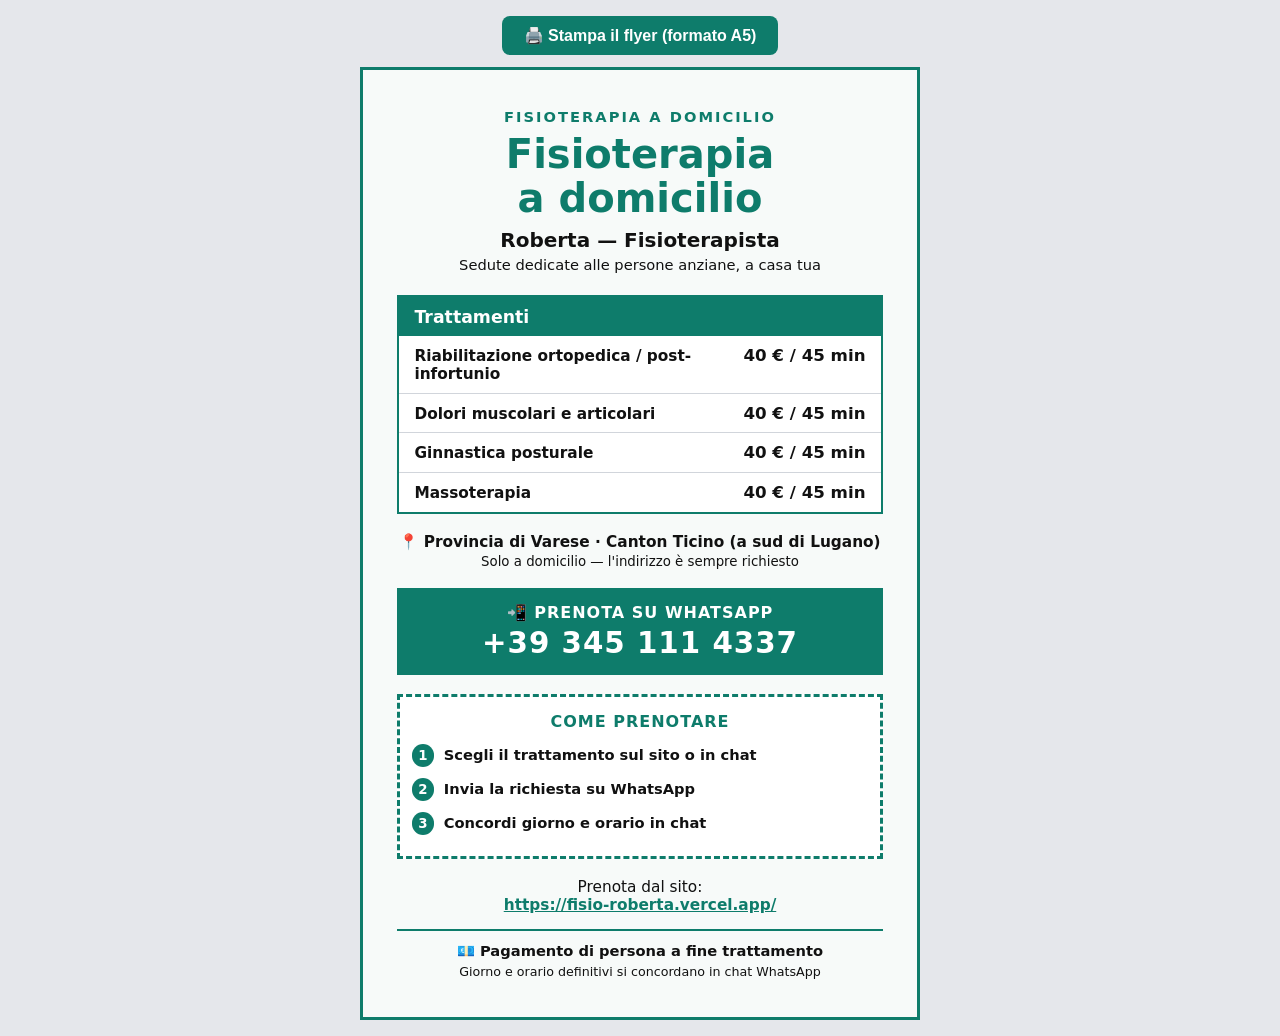
<file: flyer.html>
<!DOCTYPE html>
<html lang="it">
<head>
<meta charset="UTF-8">
<meta name="viewport" content="width=device-width, initial-scale=1.0">
<title>Flyer A5 — Fisioterapia a domicilio</title>
<style>
  /* Foglio A5 verticale (148 x 210 mm), stampabile. Leggibile anche in B/N. */
  @page {
    size: A5 portrait;
    margin: 8mm;
  }

  * { box-sizing: border-box; }

  body {
    margin: 0;
    padding: 16px;
    font-family: system-ui, -apple-system, "Segoe UI", Roboto, sans-serif;
    background: #E5E7EB;
    color: #111;
  }

  .foglio {
    /* ux-mobile: su telefono il foglio non deve sforare in orizzontale;
       in stampa resta A5 grazie a max-width + margini @page */
    width: 100%;
    max-width: 148mm;
    min-height: 210mm;
    margin: 0 auto;
    background: #F7FAF9;
    border: 3px solid #0E7C6B;
    padding: 10mm 9mm;
    display: flex;
    flex-direction: column;
  }

  .intestazione { text-align: center; margin-bottom: 6mm; }
  .intestazione .kicker {
    font-size: 11pt;
    font-weight: 700;
    letter-spacing: 2px;
    text-transform: uppercase;
    color: #0E7C6B;
    margin: 0 0 2mm;
  }
  .intestazione h1 {
    font-size: 30pt;
    line-height: 1.1;
    margin: 0 0 2mm;
    color: #0E7C6B;
  }
  .intestazione .nome {
    font-size: 15pt;
    font-weight: 800;
    margin: 0;
  }
  .intestazione .sottotitolo {
    font-size: 11pt;
    margin: 1mm 0 0;
  }

  .trattamenti {
    border: 2px solid #0E7C6B;
    background: #FFFFFF;
    margin-bottom: 5mm;
  }
  .trattamenti h2 {
    font-size: 13pt;
    margin: 0;
    padding: 2.5mm 4mm;
    background: #0E7C6B;
    color: #FFFFFF;
  }
  .trattamenti ul {
    list-style: none;
    margin: 0;
    padding: 0;
  }
  .trattamenti li {
    display: flex;
    justify-content: space-between;
    align-items: baseline;
    gap: 4mm;
    padding: 2.6mm 4mm;
    font-size: 11.5pt;
    font-weight: 600;
    border-bottom: 1px solid #D1D5DB;
  }
  .trattamenti li:last-child { border-bottom: none; }
  .trattamenti .prezzo {
    white-space: nowrap;
    font-weight: 800;
    font-size: 12.5pt;
  }

  .zone {
    text-align: center;
    font-size: 11.5pt;
    font-weight: 700;
    margin: 0 0 5mm;
  }
  .zone span { display: block; font-weight: 400; font-size: 10pt; margin-top: 1mm; }

  .whatsapp {
    background: #0E7C6B;
    color: #FFFFFF;
    text-align: center;
    padding: 4mm;
    margin-bottom: 5mm;
  }
  .whatsapp .etichetta {
    font-size: 12pt;
    font-weight: 700;
    margin: 0 0 1mm;
    text-transform: uppercase;
    letter-spacing: 1px;
  }
  .whatsapp a {
    color: #FFFFFF;
    text-decoration: none;
    font-size: 22pt;
    font-weight: 800;
    letter-spacing: 1px;
  }

  .riquadro-prenota {
    border: 3px dashed #0E7C6B;
    background: #FFFFFF;
    text-align: center;
    padding: 4mm 3mm;
    margin-bottom: 5mm;
  }
  .riquadro-prenota .etichetta {
    font-size: 12pt;
    font-weight: 800;
    margin: 0 0 2mm;
    text-transform: uppercase;
    letter-spacing: 1px;
    color: #0E7C6B;
  }
  .riquadro-prenota ol {
    list-style: none;
    margin: 0;
    padding: 0;
    counter-reset: passo;
  }
  .riquadro-prenota li {
    counter-increment: passo;
    font-size: 11pt;
    font-weight: 600;
    padding: 1.5mm 0;
    display: flex;
    align-items: baseline;
    gap: 2.5mm;
    text-align: left;
  }
  .riquadro-prenota li::before {
    content: counter(passo);
    flex: 0 0 auto;
    width: 6mm; height: 6mm;
    border-radius: 50%;
    background: #0E7C6B;
    color: #FFFFFF;
    font-weight: 800;
    font-size: 10pt;
    display: inline-flex;
    align-items: center;
    justify-content: center;
  }

  .sito {
    text-align: center;
    font-size: 11.5pt;
    margin: 0 0 4mm;
  }
  .sito a {
    color: #0E7C6B;
    font-weight: 800;
    text-decoration: underline;
    word-break: break-all;
  }

  .nota-pagamento {
    margin: auto 0 0;
    text-align: center;
    font-size: 11pt;
    font-weight: 700;
    border-top: 2px solid #0E7C6B;
    padding-top: 3mm;
  }
  .nota-pagamento .piccolo {
    display: block;
    font-weight: 400;
    font-size: 9.5pt;
    margin-top: 1mm;
  }

  .no-print { text-align: center; margin-bottom: 12px; }
  .no-print button {
    font-size: 1rem;
    font-weight: 700;
    padding: 10px 22px;
    border-radius: 8px;
    border: none;
    background: #0E7C6B;
    color: #fff;
    cursor: pointer;
  }

  @media print {
    body { background: #fff; padding: 0; }
    .no-print { display: none; }
    .foglio {
      margin: 0;
      width: auto;
      min-height: auto;
      border-width: 2.5mm;
      box-shadow: none;
    }
    /* stampa i colori di sfondo dei blocchi principali */
    .trattamenti h2, .whatsapp {
      -webkit-print-color-adjust: exact;
      print-color-adjust: exact;
    }
  }
</style>
</head>
<body>

<div class="no-print">
  <button type="button" onclick="window.print()">🖨️ Stampa il flyer (formato A5)</button>
</div>

<div class="foglio">
  <header class="intestazione">
    <p class="kicker">Fisioterapia a domicilio</p>
    <h1>Fisioterapia<br>a domicilio</h1>
    <p class="nome">Roberta — Fisioterapista</p>
    <p class="sottotitolo">Sedute dedicate alle persone anziane, a casa tua</p>
  </header>

  <section class="trattamenti" aria-label="Trattamenti e prezzi">
    <h2>Trattamenti</h2>
    <ul>
      <li><span>Riabilitazione ortopedica / post-infortunio</span><span class="prezzo">40&nbsp;€ / 45&nbsp;min</span></li>
      <li><span>Dolori muscolari e articolari</span><span class="prezzo">40&nbsp;€ / 45&nbsp;min</span></li>
      <li><span>Ginnastica posturale</span><span class="prezzo">40&nbsp;€ / 45&nbsp;min</span></li>
      <li><span>Massoterapia</span><span class="prezzo">40&nbsp;€ / 45&nbsp;min</span></li>
    </ul>
  </section>

  <p class="zone">
    📍 Provincia di Varese · Canton Ticino (a sud di Lugano)
    <span>Solo a domicilio — l'indirizzo è sempre richiesto</span>
  </p>

  <div class="whatsapp">
    <p class="etichetta">📲 Prenota su WhatsApp</p>
    <a href="https://wa.me/393451114337">+39 345 111 4337</a>
  </div>

  <div class="riquadro-prenota">
    <p class="etichetta">Come prenotare</p>
    <ol>
      <li>Scegli il trattamento sul sito o in chat</li>
      <li>Invia la richiesta su WhatsApp</li>
      <li>Concordi giorno e orario in chat</li>
    </ol>
  </div>

  <p class="sito">
    Prenota dal sito:<br>
    <a href="https://fisio-roberta.vercel.app/">https://fisio-roberta.vercel.app/</a>
  </p>

  <p class="nota-pagamento">
    💶 Pagamento di persona a fine trattamento
    <span class="piccolo">Giorno e orario definitivi si concordano in chat WhatsApp</span>
  </p>
</div>

</body>
</html>
</file>
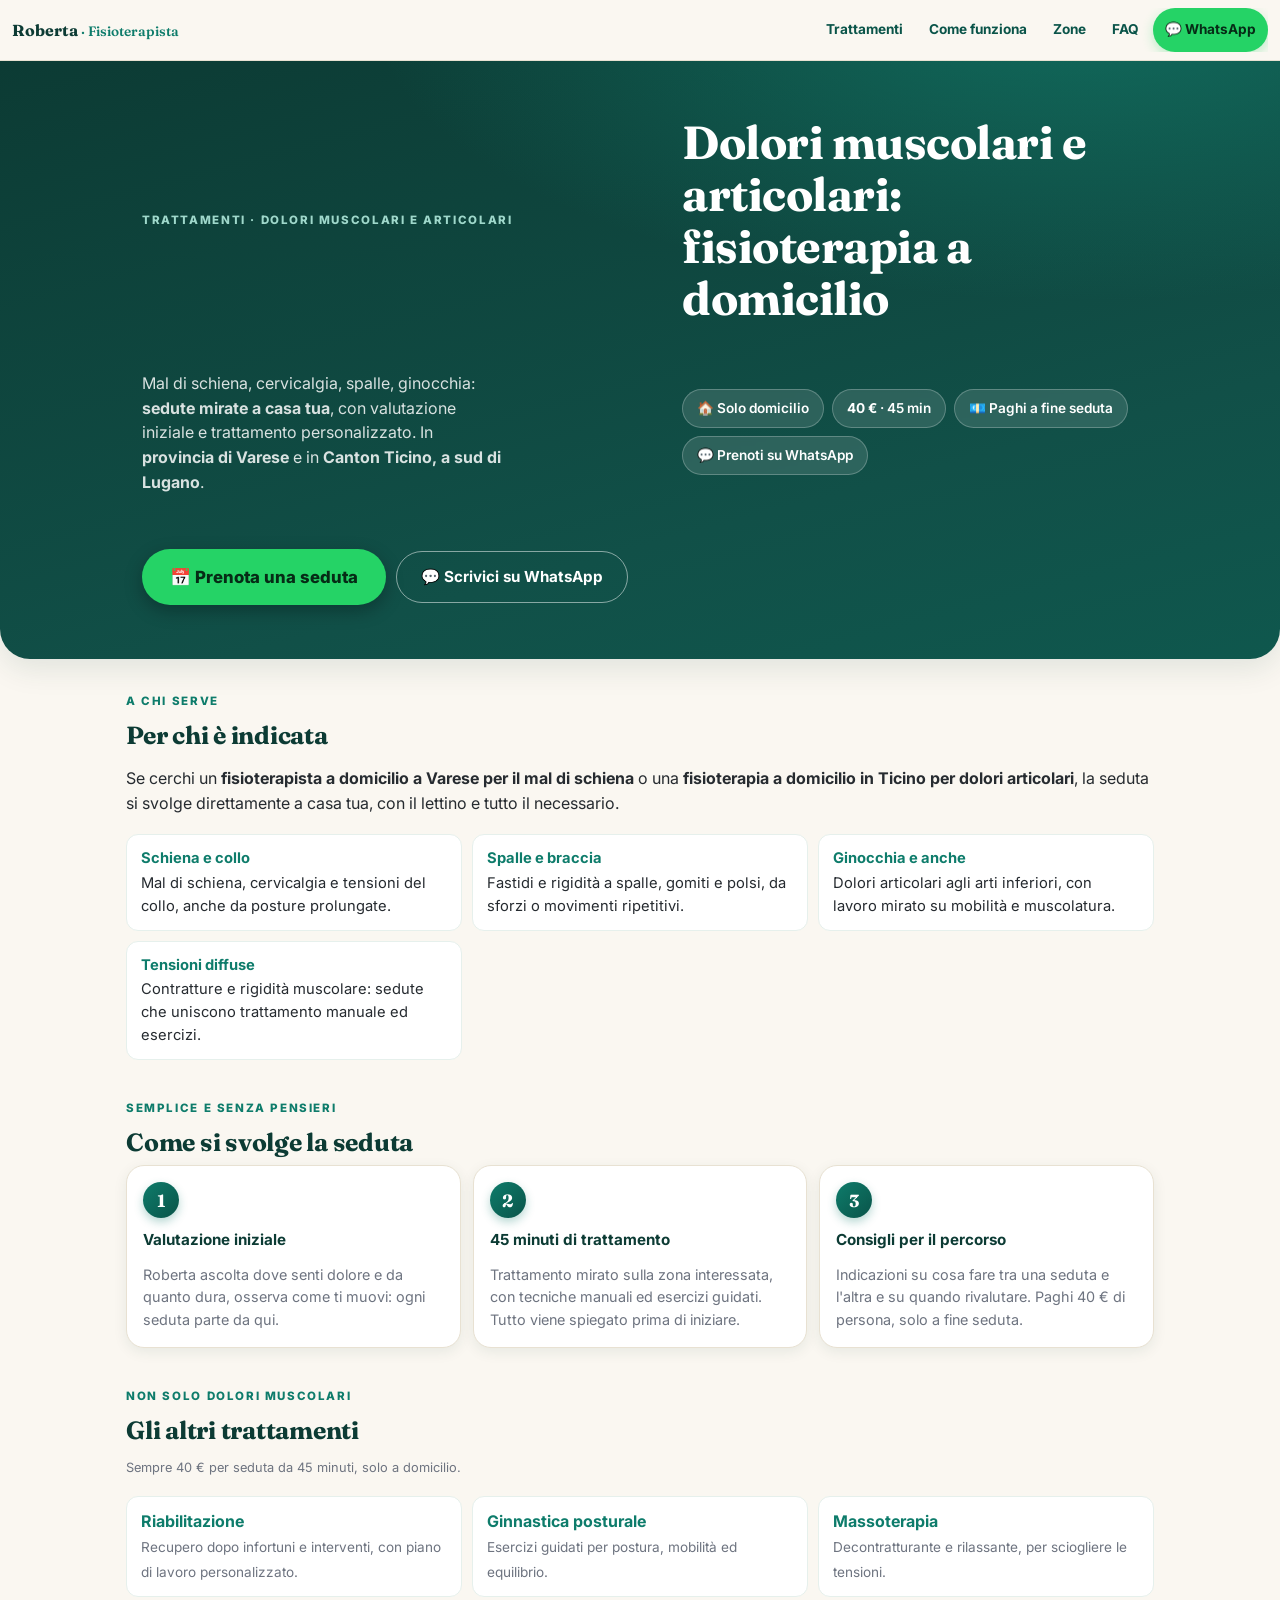
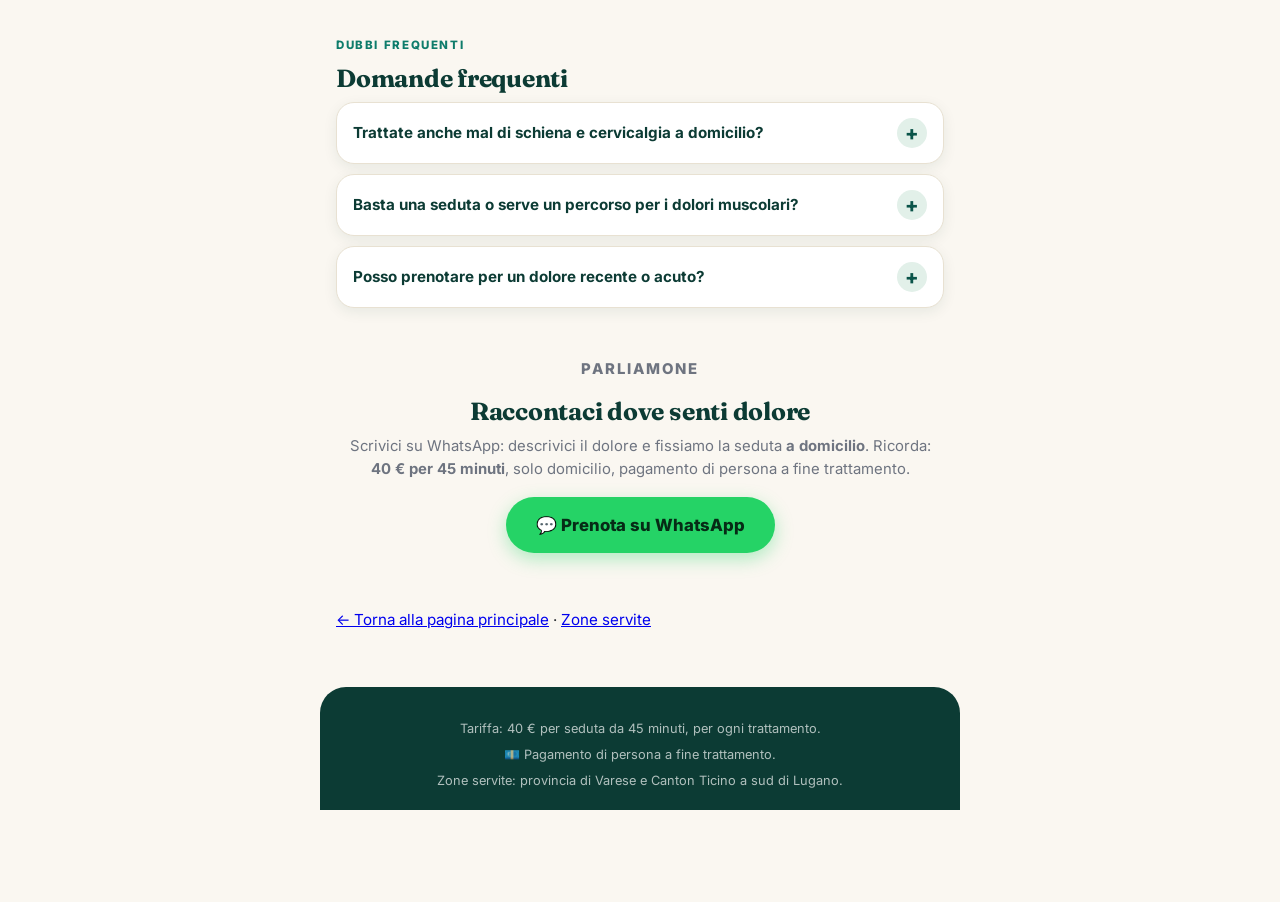
<file: trattamento-dolori-muscolari.html>
<!DOCTYPE html>
<html lang="it">
<head>
<meta charset="UTF-8">
<meta name="viewport" content="width=device-width, initial-scale=1.0">
<title>Dolori muscolari e articolari: fisioterapia a domicilio a Varese e in Ticino | Roberta</title>
<meta name="description" content="Fisioterapia a domicilio per dolori muscolari e articolari in provincia di Varese e in Canton Ticino a sud di Lugano: schiena, collo, spalle, ginocchia. 40 € per 45 minuti, prenota su WhatsApp.">
<link rel="canonical" href="https://fisio-roberta.vercel.app/trattamento-dolori-muscolari.html">
<link rel="alternate" hreflang="it" href="https://fisio-roberta.vercel.app/trattamento-dolori-muscolari.html">
<meta name="keywords" content="fisioterapista dolori muscolari a domicilio Varese, mal di schiena fisioterapia domicilio Ticino, cervicalgia trattamento a domicilio Mendrisio, dolori articolari fisioterapista domicilio, spalle ginocchia fisioterapia a domicilio">
<meta name="geo.region" content="IT-VA">
<meta name="geo.placename" content="Varese, Provincia di Varese">
<meta name="geo.position" content="45.8189;8.8277">
<meta name="ICBM" content="45.8189, 8.8277">
<link rel="icon" href="favicon.svg" type="image/svg+xml">
<link rel="apple-touch-icon" href="apple-touch-icon.png">
<meta name="theme-color" content="#0E7C6B">
<meta property="og:type" content="website">
<meta property="og:site_name" content="Roberta — Fisioterapista">
<meta property="og:title" content="Dolori muscolari e articolari: fisioterapia a domicilio a Varese e in Ticino | Roberta">
<meta property="og:description" content="Sedute mirate per dolori muscolari e articolari direttamente a casa tua: schiena, collo, spalle, ginocchia. 40 € per 45 minuti, solo domicilio, in provincia di Varese e in Ticino a sud di Lugano.">
<meta property="og:url" content="https://fisio-roberta.vercel.app/trattamento-dolori-muscolari.html">
<meta property="og:image" content="https://fisio-roberta.vercel.app/og-image.png">
<meta property="og:image:width" content="1200">
<meta property="og:image:height" content="630">
<meta property="og:image:alt" content="Roberta — Fisioterapista: dolori muscolari e articolari trattati a domicilio a Varese e in Ticino (a sud di Lugano)">
<meta property="og:locale" content="it_IT">
<meta name="twitter:card" content="summary_large_image">
<meta name="twitter:title" content="Dolori muscolari e articolari: fisioterapia a domicilio a Varese e in Ticino | Roberta">
<meta name="twitter:description" content="Schiena, collo, spalle, ginocchia: sedute mirate a casa tua, 40 € per 45 minuti. Solo domicilio, prenota su WhatsApp.">
<meta name="twitter:image" content="https://fisio-roberta.vercel.app/og-image.png">
<meta name="twitter:image:alt" content="Roberta — Fisioterapista: dolori muscolari e articolari trattati a domicilio a Varese e in Ticino (a sud di Lugano)">
<script type="application/ld+json">
{
  "@context": "https://schema.org",
  "@type": "BreadcrumbList",
  "itemListElement": [
    { "@type": "ListItem", "position": 1, "name": "Home", "item": "https://fisio-roberta.vercel.app/" },
    { "@type": "ListItem", "position": 2, "name": "Dolori muscolari e articolari a domicilio", "item": "https://fisio-roberta.vercel.app/trattamento-dolori-muscolari.html" }
  ]
}
</script>
<script type="application/ld+json">
{
  "@context": "https://schema.org",
  "@type": "Service",
  "name": "Trattamento dolori muscolari e articolari a domicilio",
  "serviceType": "Fisioterapia",
  "provider": {
    "@type": "Physiotherapy",
    "name": "Roberta — Fisioterapista",
    "telephone": "+39 345 111 4337",
    "url": "https://fisio-roberta.vercel.app/"
  },
  "areaServed": "Provincia di Varese e Canton Ticino (zone a sud di Lugano)",
  "description": "Sedute di fisioterapia a domicilio per dolori muscolari e articolari: schiena, collo, spalle, ginocchia. Valutazione iniziale e trattamento mirato da 45 minuti. 40 € a seduta, pagamento di persona a fine trattamento.",
  "offers": {
    "@type": "Offer",
    "price": "40",
    "priceCurrency": "EUR",
    "description": "Seduta da 45 minuti a domicilio"
  }
}
</script>
<script type="application/ld+json">
{
  "@context": "https://schema.org",
  "@type": "FAQPage",
  "mainEntity": [
    {
      "@type": "Question",
      "name": "Trattate anche mal di schiena e cervicalgia a domicilio?",
      "acceptedAnswer": { "@type": "Answer", "text": "Sì, sono tra i motivi più frequenti di prenotazione. La seduta inizia sempre con una valutazione: Roberta individua la zona da trattare e imposta il lavoro sulla tua situazione." }
    },
    {
      "@type": "Question",
      "name": "Basta una seduta o serve un percorso per i dolori muscolari?",
      "acceptedAnswer": { "@type": "Answer", "text": "Dipende dal dolore e da quanto dura: alla prima seduta Roberta valuta e propone il percorso più adatto. Si prenota comunque una seduta alla volta, senza pacchetti obbligatori." }
    },
    {
      "@type": "Question",
      "name": "Posso prenotare per un dolore recente o acuto?",
      "acceptedAnswer": { "@type": "Answer", "text": "Sì: indica nelle note da quanto dura il dolore e in quale zona. Queste informazioni aiutano Roberta a preparare al meglio la seduta." }
    }
  ]
}
</script>
<link rel="stylesheet" href="styles.css">
<link rel="preconnect" href="https://fonts.googleapis.com">
<link rel="preconnect" href="https://fonts.gstatic.com" crossorigin>
<link href="https://fonts.googleapis.com/css2?family=Fraunces:opsz,wght@9..144,500;9..144,600;9..144,700&family=Inter:wght@400;500;600;700;800&display=swap" rel="stylesheet">
<style>
/* seo-trattamenti: riusa il look di styles.css, come la pagina zone-servite */
.per-chi { list-style: none; margin: 18px 0 0; padding: 0; display: grid; grid-template-columns: repeat(auto-fit, minmax(260px, 1fr)); gap: 10px; }
.per-chi li { background: #fff; border: 1px solid #e6f0ec; border-radius: 12px; padding: 12px 14px; font-size: 0.92rem; }
.per-chi li strong { display: block; color: #0E7C6B; margin-bottom: 2px; }
.tratt-grid { list-style: none; margin: 18px 0 0; padding: 0; display: grid; grid-template-columns: repeat(auto-fit, minmax(240px, 1fr)); gap: 10px; }
.tratt-grid a { display: block; background: #fff; border: 1px solid #e6f0ec; border-radius: 12px; padding: 12px 14px; text-decoration: none; color: inherit; }
.tratt-grid a:hover { border-color: #0E7C6B; }
.tratt-grid strong { display: block; color: #0E7C6B; }
.tratt-grid span { font-size: 0.85rem; color: var(--muted, #5b6b66); }
</style>
</head>
<body>
<a class="skip-link" href="#contenuto">Salta al contenuto principale</a>

<nav class="topnav" aria-label="Navigazione principale">
  <a class="topnav-brand" href="index.html">Roberta <span>· Fisioterapista</span></a>
  <div class="topnav-links">
    <a href="index.html#trattamenti">Trattamenti</a>
    <a href="index.html#come-funziona">Come funziona</a>
    <a href="zone-servite.html">Zone</a>
    <a href="index.html#faq">FAQ</a>
    <a class="topnav-wapp" href="https://wa.me/393451114337?text=Ciao%20Roberta%2C%20vorrei%20prenotare%20una%20seduta%20per%20dolori%20muscolari%20a%20domicilio." target="_blank" rel="noopener">💬 WhatsApp</a>
  </div>
</nav>

<main id="contenuto">
<header class="hero" style="min-height:0; padding-bottom:24px;">
  <div class="hero-inner">
    <p class="eyebrow eyebrow-light">Trattamenti · Dolori muscolari e articolari</p>
    <h1>Dolori muscolari e articolari: fisioterapia a domicilio</h1>
    <p class="hero-sub">Mal di schiena, cervicalgia, spalle, ginocchia: <strong>sedute mirate a casa tua</strong>, con valutazione iniziale e trattamento personalizzato. In <strong>provincia di Varese</strong> e in <strong>Canton Ticino, a sud di Lugano</strong>.</p>
    <ul class="hero-chips" aria-label="Punti di forza">
      <li>🏠 Solo domicilio</li>
      <li><strong>40&nbsp;€</strong> · 45 min</li>
      <li>💶 Paghi a fine seduta</li>
      <li>💬 Prenoti su WhatsApp</li>
    </ul>
    <div class="hero-cta">
      <a class="btn-wapp" href="index.html#trattamenti">📅 Prenota una seduta</a>
      <a class="btn-ghost" href="https://wa.me/393451114337?text=Ciao%20Roberta%2C%20vorrei%20prenotare%20una%20seduta%20per%20dolori%20muscolari%20a%20domicilio." target="_blank" rel="noopener">💬 Scrivici su WhatsApp</a>
    </div>
  </div>
</header>

<section class="trattamenti-sezione" aria-label="Zone del corpo trattate">
  <p class="eyebrow">A chi serve</p>
  <h2 class="sezione-titolo">Per chi è indicata</h2>
  <p>Se cerchi un <strong>fisioterapista a domicilio a Varese per il mal di schiena</strong> o una <strong>fisioterapia a domicilio in Ticino per dolori articolari</strong>, la seduta si svolge direttamente a casa tua, con il lettino e tutto il necessario.</p>
  <ul class="per-chi">
    <li><strong>Schiena e collo</strong>Mal di schiena, cervicalgia e tensioni del collo, anche da posture prolungate.</li>
    <li><strong>Spalle e braccia</strong>Fastidi e rigidità a spalle, gomiti e polsi, da sforzi o movimenti ripetitivi.</li>
    <li><strong>Ginocchia e anche</strong>Dolori articolari agli arti inferiori, con lavoro mirato su mobilità e muscolatura.</li>
    <li><strong>Tensioni diffuse</strong>Contratture e rigidità muscolare: sedute che uniscono trattamento manuale ed esercizi.</li>
  </ul>
</section>

<section class="come-funziona" aria-label="Come si svolge la seduta">
  <p class="eyebrow">Semplice e senza pensieri</p>
  <h2 class="sezione-titolo">Come si svolge la seduta</h2>
  <ol class="passaggi">
    <li>
      <strong>Valutazione iniziale</strong>
      <p>Roberta ascolta dove senti dolore e da quanto dura, osserva come ti muovi: ogni seduta parte da qui.</p>
    </li>
    <li>
      <strong>45 minuti di trattamento</strong>
      <p>Trattamento mirato sulla zona interessata, con tecniche manuali ed esercizi guidati. Tutto viene spiegato prima di iniziare.</p>
    </li>
    <li>
      <strong>Consigli per il percorso</strong>
      <p>Indicazioni su cosa fare tra una seduta e l'altra e su quando rivalutare. Paghi 40&nbsp;€ di persona, solo a fine seduta.</p>
    </li>
  </ol>
</section>

<section class="trattamenti-sezione" aria-label="Gli altri trattamenti">
  <p class="eyebrow">Non solo dolori muscolari</p>
  <h2 class="sezione-titolo">Gli altri trattamenti</h2>
  <p class="muted small">Sempre 40&nbsp;€ per seduta da 45 minuti, solo a domicilio.</p>
  <ul class="tratt-grid">
    <li><a href="trattamento-riabilitazione.html"><strong>Riabilitazione</strong><span>Recupero dopo infortuni e interventi, con piano di lavoro personalizzato.</span></a></li>
    <li><a href="trattamento-ginnastica-posturale.html"><strong>Ginnastica posturale</strong><span>Esercizi guidati per postura, mobilità ed equilibrio.</span></a></li>
    <li><a href="trattamento-massoterapia.html"><strong>Massoterapia</strong><span>Decontratturante e rilassante, per sciogliere le tensioni.</span></a></li>
  </ul>
</section>

<section class="faq" aria-label="Domande frequenti sui dolori muscolari">
  <p class="eyebrow">Dubbi frequenti</p>
  <h2 class="sezione-titolo">Domande frequenti</h2>
  <details class="faq-item">
    <summary>Trattate anche mal di schiena e cervicalgia a domicilio?</summary>
    <p>Sì, sono tra i motivi più frequenti di prenotazione. La seduta inizia sempre con una valutazione: Roberta individua la zona da trattare e imposta il lavoro sulla tua situazione.</p>
  </details>
  <details class="faq-item">
    <summary>Basta una seduta o serve un percorso per i dolori muscolari?</summary>
    <p>Dipende dal dolore e da quanto dura: alla prima seduta Roberta valuta e propone il percorso più adatto. Si prenota comunque una seduta alla volta, senza pacchetti obbligatori.</p>
  </details>
  <details class="faq-item">
    <summary>Posso prenotare per un dolore recente o acuto?</summary>
    <p>Sì: indica nelle note da quanto dura il dolore e in quale zona. Queste informazioni aiutano Roberta a preparare al meglio la seduta.</p>
  </details>
</section>

<section class="contatto-cta" aria-label="Prenota su WhatsApp">
  <p class="eyebrow">Parliamone</p>
  <h2 class="sezione-titolo">Raccontaci dove senti dolore</h2>
  <p>Scrivici su WhatsApp: descrivici il dolore e fissiamo la seduta <strong>a domicilio</strong>. Ricorda: <strong>40&nbsp;€ per 45 minuti</strong>, solo domicilio, pagamento di persona a fine trattamento.</p>
  <a class="cta-whatsapp" href="https://wa.me/393451114337?text=Ciao%20Roberta%2C%20vorrei%20prenotare%20una%20seduta%20per%20dolori%20muscolari%20a%20domicilio." target="_blank" rel="noopener">💬 Prenota su WhatsApp</a>
</section>

<section class="zone-servite" aria-label="Torna alla home">
  <p><a href="index.html">← Torna alla pagina principale</a> · <a href="zone-servite.html">Zone servite</a></p>
</section>
</main>

<footer class="foot">
  <p class="muted small">Tariffa: 40 € per seduta da 45 minuti, per ogni trattamento.</p>
  <p class="muted small">💶 Pagamento di persona a fine trattamento.</p>
  <p class="muted small">Zone servite: provincia di Varese e Canton Ticino a sud di Lugano.</p>
</footer>
</body>
</html>
</file>
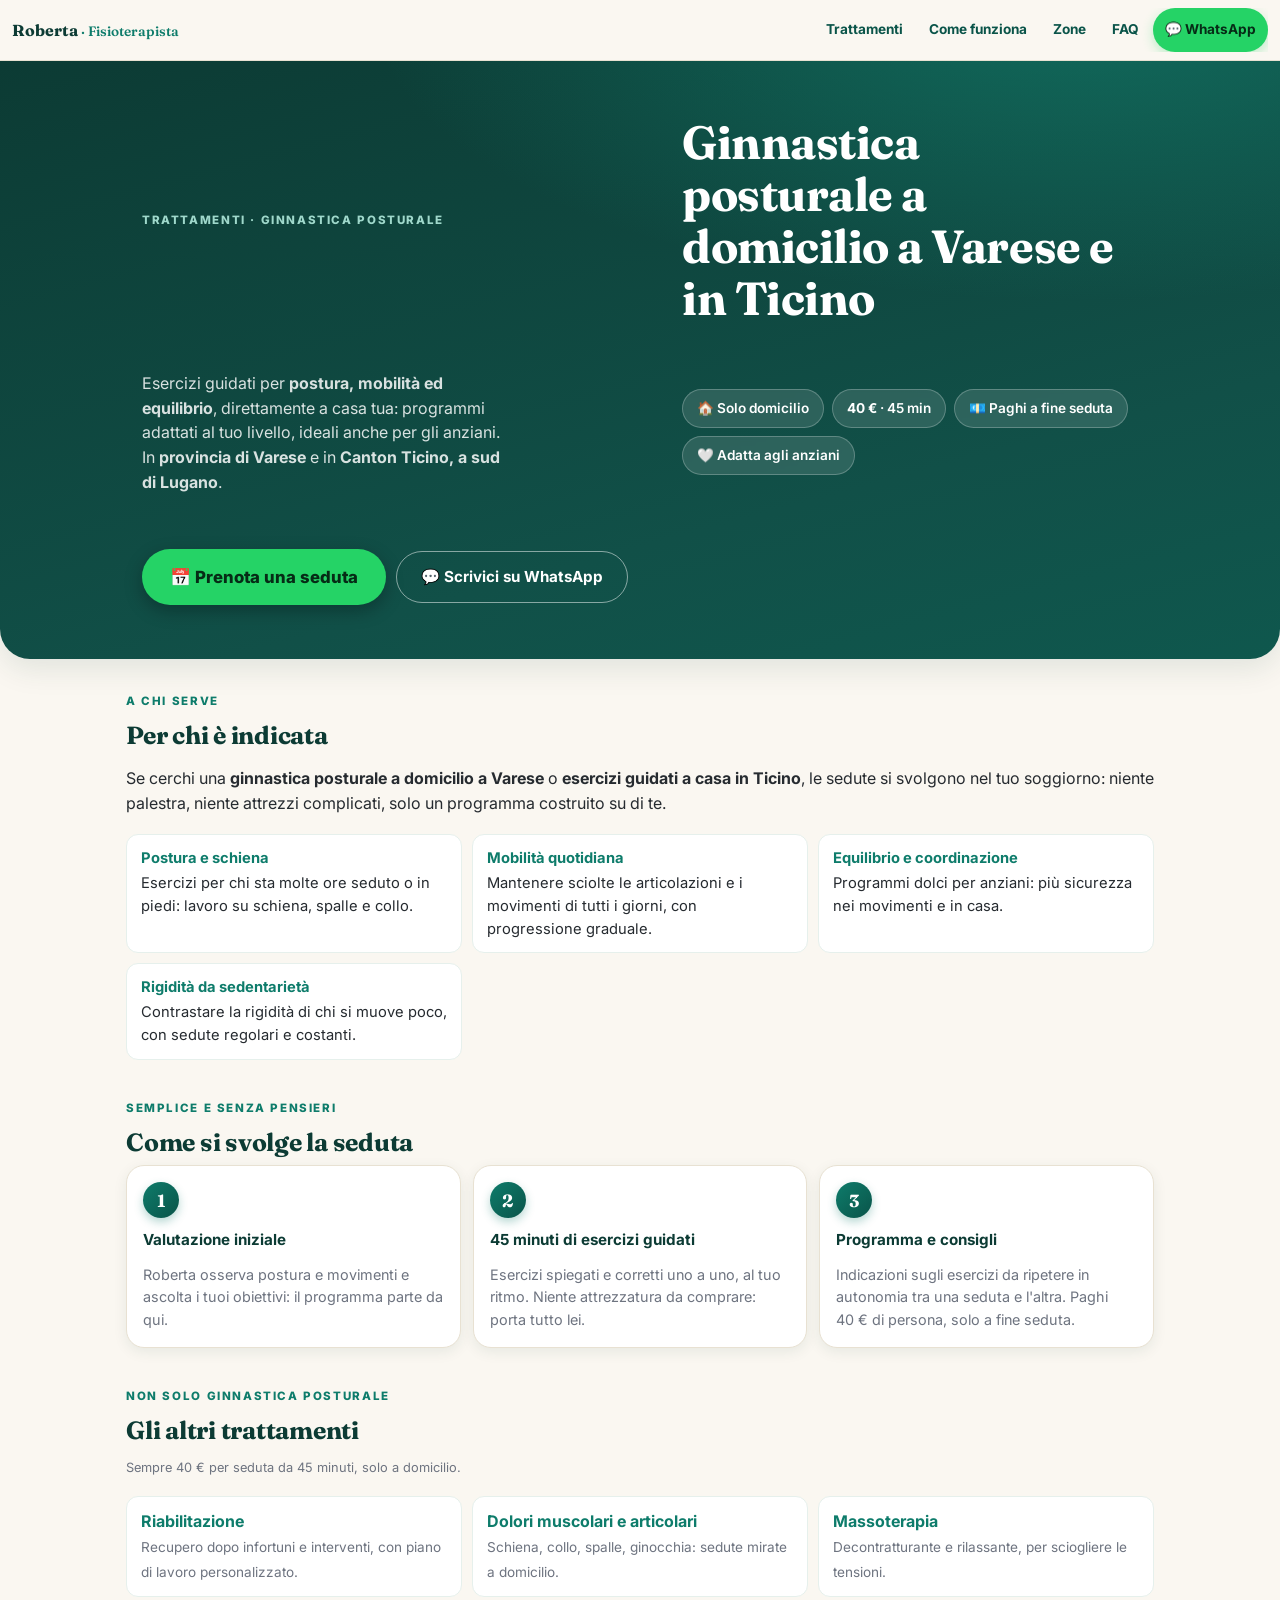
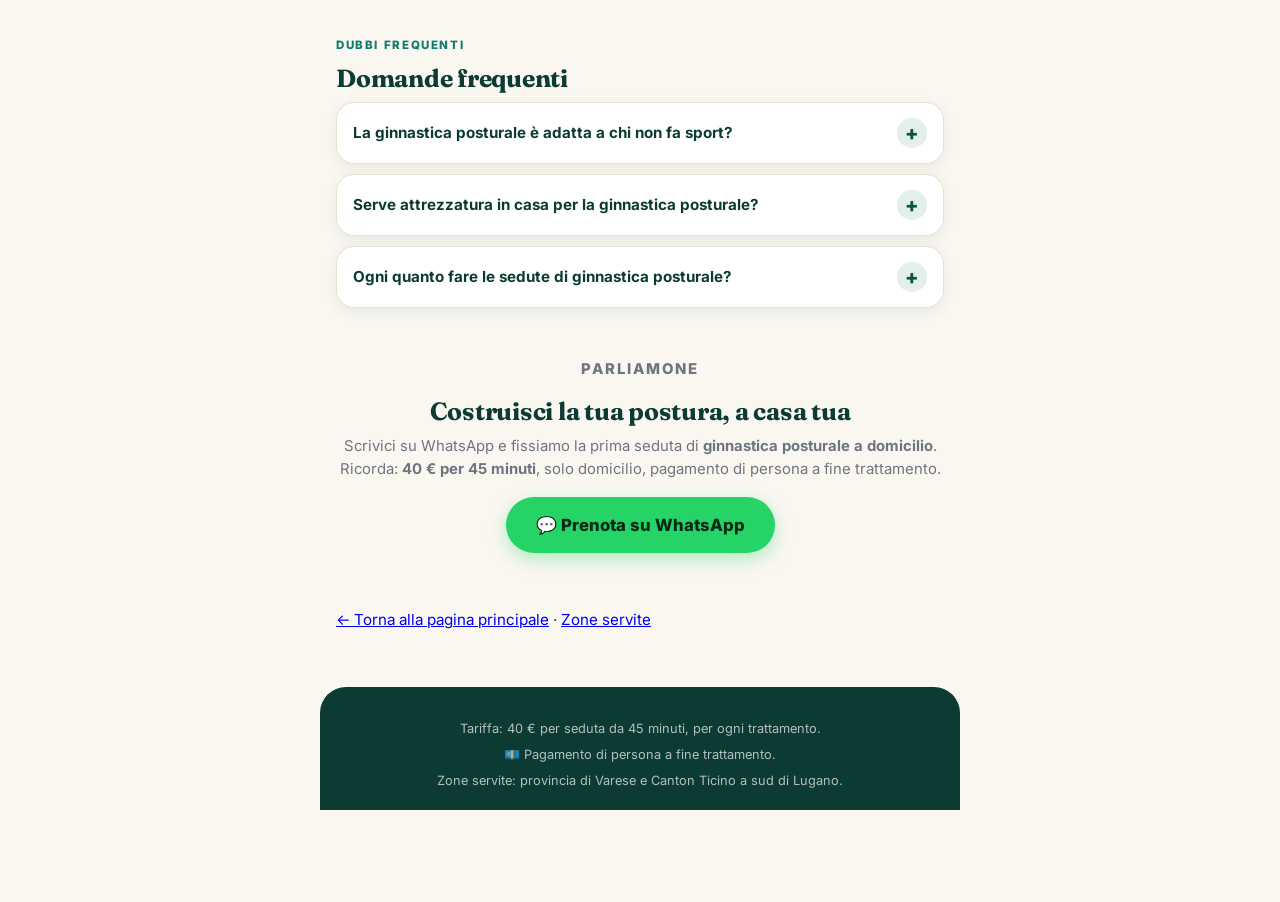
<file: trattamento-ginnastica-posturale.html>
<!DOCTYPE html>
<html lang="it">
<head>
<meta charset="UTF-8">
<meta name="viewport" content="width=device-width, initial-scale=1.0">
<title>Ginnastica posturale a domicilio a Varese e in Ticino (sud Lugano) | Roberta</title>
<meta name="description" content="Ginnastica posturale a domicilio in provincia di Varese e in Canton Ticino a sud di Lugano: esercizi guidati per postura, mobilità ed equilibrio, anche per anziani. 40 € per 45 minuti, prenota su WhatsApp.">
<link rel="canonical" href="https://fisio-roberta.vercel.app/trattamento-ginnastica-posturale.html">
<link rel="alternate" hreflang="it" href="https://fisio-roberta.vercel.app/trattamento-ginnastica-posturale.html">
<meta name="keywords" content="ginnastica posturale a domicilio Varese, esercizi posturali a domicilio Ticino, ginnastica dolce anziani a domicilio Mendrisio, rieducazione posturale domicilio Varese, postura esercizi guidati a casa">
<meta name="geo.region" content="IT-VA">
<meta name="geo.placename" content="Varese, Provincia di Varese">
<meta name="geo.position" content="45.8189;8.8277">
<meta name="ICBM" content="45.8189, 8.8277">
<link rel="icon" href="favicon.svg" type="image/svg+xml">
<link rel="apple-touch-icon" href="apple-touch-icon.png">
<meta name="theme-color" content="#0E7C6B">
<meta property="og:type" content="website">
<meta property="og:site_name" content="Roberta — Fisioterapista">
<meta property="og:title" content="Ginnastica posturale a domicilio a Varese e in Ticino (sud Lugano) | Roberta">
<meta property="og:description" content="Esercizi guidati di ginnastica posturale direttamente a casa tua: postura, mobilità ed equilibrio, con programmi adatti anche agli anziani. 40 € per 45 minuti, solo domicilio.">
<meta property="og:url" content="https://fisio-roberta.vercel.app/trattamento-ginnastica-posturale.html">
<meta property="og:image" content="https://fisio-roberta.vercel.app/og-image.png">
<meta property="og:image:width" content="1200">
<meta property="og:image:height" content="630">
<meta property="og:image:alt" content="Roberta — Fisioterapista: ginnastica posturale a domicilio a Varese e in Ticino (a sud di Lugano)">
<meta property="og:locale" content="it_IT">
<meta name="twitter:card" content="summary_large_image">
<meta name="twitter:title" content="Ginnastica posturale a domicilio a Varese e in Ticino (sud Lugano) | Roberta">
<meta name="twitter:description" content="Postura, mobilità ed equilibrio con esercizi guidati a casa tua: 40 € per 45 minuti. Solo domicilio, prenota su WhatsApp.">
<meta name="twitter:image" content="https://fisio-roberta.vercel.app/og-image.png">
<meta name="twitter:image:alt" content="Roberta — Fisioterapista: ginnastica posturale a domicilio a Varese e in Ticino (a sud di Lugano)">
<script type="application/ld+json">
{
  "@context": "https://schema.org",
  "@type": "BreadcrumbList",
  "itemListElement": [
    { "@type": "ListItem", "position": 1, "name": "Home", "item": "https://fisio-roberta.vercel.app/" },
    { "@type": "ListItem", "position": 2, "name": "Ginnastica posturale a domicilio", "item": "https://fisio-roberta.vercel.app/trattamento-ginnastica-posturale.html" }
  ]
}
</script>
<script type="application/ld+json">
{
  "@context": "https://schema.org",
  "@type": "Service",
  "name": "Ginnastica posturale a domicilio",
  "serviceType": "Ginnastica posturale",
  "provider": {
    "@type": "Physiotherapy",
    "name": "Roberta — Fisioterapista",
    "telephone": "+39 345 111 4337",
    "url": "https://fisio-roberta.vercel.app/"
  },
  "areaServed": "Provincia di Varese e Canton Ticino (zone a sud di Lugano)",
  "description": "Sedute di ginnastica posturale a domicilio: esercizi guidati per postura, mobilità ed equilibrio, adattati al tuo livello. 40 € per seduta da 45 minuti, pagamento di persona a fine trattamento.",
  "offers": {
    "@type": "Offer",
    "price": "40",
    "priceCurrency": "EUR",
    "description": "Seduta da 45 minuti a domicilio"
  }
}
</script>
<script type="application/ld+json">
{
  "@context": "https://schema.org",
  "@type": "FAQPage",
  "mainEntity": [
    {
      "@type": "Question",
      "name": "La ginnastica posturale è adatta a chi non fa sport?",
      "acceptedAnswer": { "@type": "Answer", "text": "Sì: gli esercizi sono guidati da Roberta e adattati al tuo livello, con progressione graduale. Non serve alcuna preparazione atletica." }
    },
    {
      "@type": "Question",
      "name": "Serve attrezzatura in casa per la ginnastica posturale?",
      "acceptedAnswer": { "@type": "Answer", "text": "No: Roberta porta il necessario. Ti bastano uno spazio tranquillo, abbigliamento comodo e, se ce l'hai, un tappetino." }
    },
    {
      "@type": "Question",
      "name": "Ogni quanto fare le sedute di ginnastica posturale?",
      "acceptedAnswer": { "@type": "Answer", "text": "La frequenza si concorda dopo la prima valutazione, in base ai tuoi obiettivi. In genere si lavora con regolarità settimanale, con esercizi da ripetere anche in autonomia." }
    }
  ]
}
</script>
<link rel="stylesheet" href="styles.css">
<link rel="preconnect" href="https://fonts.googleapis.com">
<link rel="preconnect" href="https://fonts.gstatic.com" crossorigin>
<link href="https://fonts.googleapis.com/css2?family=Fraunces:opsz,wght@9..144,500;9..144,600;9..144,700&family=Inter:wght@400;500;600;700;800&display=swap" rel="stylesheet">
<style>
/* seo-trattamenti: riusa il look di styles.css, come la pagina zone-servite */
.per-chi { list-style: none; margin: 18px 0 0; padding: 0; display: grid; grid-template-columns: repeat(auto-fit, minmax(260px, 1fr)); gap: 10px; }
.per-chi li { background: #fff; border: 1px solid #e6f0ec; border-radius: 12px; padding: 12px 14px; font-size: 0.92rem; }
.per-chi li strong { display: block; color: #0E7C6B; margin-bottom: 2px; }
.tratt-grid { list-style: none; margin: 18px 0 0; padding: 0; display: grid; grid-template-columns: repeat(auto-fit, minmax(240px, 1fr)); gap: 10px; }
.tratt-grid a { display: block; background: #fff; border: 1px solid #e6f0ec; border-radius: 12px; padding: 12px 14px; text-decoration: none; color: inherit; }
.tratt-grid a:hover { border-color: #0E7C6B; }
.tratt-grid strong { display: block; color: #0E7C6B; }
.tratt-grid span { font-size: 0.85rem; color: var(--muted, #5b6b66); }
</style>
</head>
<body>
<a class="skip-link" href="#contenuto">Salta al contenuto principale</a>

<nav class="topnav" aria-label="Navigazione principale">
  <a class="topnav-brand" href="index.html">Roberta <span>· Fisioterapista</span></a>
  <div class="topnav-links">
    <a href="index.html#trattamenti">Trattamenti</a>
    <a href="index.html#come-funziona">Come funziona</a>
    <a href="zone-servite.html">Zone</a>
    <a href="index.html#faq">FAQ</a>
    <a class="topnav-wapp" href="https://wa.me/393451114337?text=Ciao%20Roberta%2C%20vorrei%20prenotare%20una%20seduta%20di%20ginnastica%20posturale%20a%20domicilio." target="_blank" rel="noopener">💬 WhatsApp</a>
  </div>
</nav>

<main id="contenuto">
<header class="hero" style="min-height:0; padding-bottom:24px;">
  <div class="hero-inner">
    <p class="eyebrow eyebrow-light">Trattamenti · Ginnastica posturale</p>
    <h1>Ginnastica posturale a domicilio a Varese e in Ticino</h1>
    <p class="hero-sub">Esercizi guidati per <strong>postura, mobilità ed equilibrio</strong>, direttamente a casa tua: programmi adattati al tuo livello, ideali anche per gli anziani. In <strong>provincia di Varese</strong> e in <strong>Canton Ticino, a sud di Lugano</strong>.</p>
    <ul class="hero-chips" aria-label="Punti di forza">
      <li>🏠 Solo domicilio</li>
      <li><strong>40&nbsp;€</strong> · 45 min</li>
      <li>💶 Paghi a fine seduta</li>
      <li>🤍 Adatta agli anziani</li>
    </ul>
    <div class="hero-cta">
      <a class="btn-wapp" href="index.html#trattamenti">📅 Prenota una seduta</a>
      <a class="btn-ghost" href="https://wa.me/393451114337?text=Ciao%20Roberta%2C%20vorrei%20prenotare%20una%20seduta%20di%20ginnastica%20posturale%20a%20domicilio." target="_blank" rel="noopener">💬 Scrivici su WhatsApp</a>
    </div>
  </div>
</header>

<section class="trattamenti-sezione" aria-label="Per chi è indicata la ginnastica posturale">
  <p class="eyebrow">A chi serve</p>
  <h2 class="sezione-titolo">Per chi è indicata</h2>
  <p>Se cerchi una <strong>ginnastica posturale a domicilio a Varese</strong> o <strong>esercizi guidati a casa in Ticino</strong>, le sedute si svolgono nel tuo soggiorno: niente palestra, niente attrezzi complicati, solo un programma costruito su di te.</p>
  <ul class="per-chi">
    <li><strong>Postura e schiena</strong>Esercizi per chi sta molte ore seduto o in piedi: lavoro su schiena, spalle e collo.</li>
    <li><strong>Mobilità quotidiana</strong>Mantenere sciolte le articolazioni e i movimenti di tutti i giorni, con progressione graduale.</li>
    <li><strong>Equilibrio e coordinazione</strong>Programmi dolci per anziani: più sicurezza nei movimenti e in casa.</li>
    <li><strong>Rigidità da sedentarietà</strong>Contrastare la rigidità di chi si muove poco, con sedute regolari e costanti.</li>
  </ul>
</section>

<section class="come-funziona" aria-label="Come si svolge la seduta">
  <p class="eyebrow">Semplice e senza pensieri</p>
  <h2 class="sezione-titolo">Come si svolge la seduta</h2>
  <ol class="passaggi">
    <li>
      <strong>Valutazione iniziale</strong>
      <p>Roberta osserva postura e movimenti e ascolta i tuoi obiettivi: il programma parte da qui.</p>
    </li>
    <li>
      <strong>45 minuti di esercizi guidati</strong>
      <p>Esercizi spiegati e corretti uno a uno, al tuo ritmo. Niente attrezzatura da comprare: porta tutto lei.</p>
    </li>
    <li>
      <strong>Programma e consigli</strong>
      <p>Indicazioni sugli esercizi da ripetere in autonomia tra una seduta e l'altra. Paghi 40&nbsp;€ di persona, solo a fine seduta.</p>
    </li>
  </ol>
</section>

<section class="trattamenti-sezione" aria-label="Gli altri trattamenti">
  <p class="eyebrow">Non solo ginnastica posturale</p>
  <h2 class="sezione-titolo">Gli altri trattamenti</h2>
  <p class="muted small">Sempre 40&nbsp;€ per seduta da 45 minuti, solo a domicilio.</p>
  <ul class="tratt-grid">
    <li><a href="trattamento-riabilitazione.html"><strong>Riabilitazione</strong><span>Recupero dopo infortuni e interventi, con piano di lavoro personalizzato.</span></a></li>
    <li><a href="trattamento-dolori-muscolari.html"><strong>Dolori muscolari e articolari</strong><span>Schiena, collo, spalle, ginocchia: sedute mirate a domicilio.</span></a></li>
    <li><a href="trattamento-massoterapia.html"><strong>Massoterapia</strong><span>Decontratturante e rilassante, per sciogliere le tensioni.</span></a></li>
  </ul>
</section>

<section class="faq" aria-label="Domande frequenti sulla ginnastica posturale">
  <p class="eyebrow">Dubbi frequenti</p>
  <h2 class="sezione-titolo">Domande frequenti</h2>
  <details class="faq-item">
    <summary>La ginnastica posturale è adatta a chi non fa sport?</summary>
    <p>Sì: gli esercizi sono guidati da Roberta e adattati al tuo livello, con progressione graduale. Non serve alcuna preparazione atletica.</p>
  </details>
  <details class="faq-item">
    <summary>Serve attrezzatura in casa per la ginnastica posturale?</summary>
    <p>No: Roberta porta il necessario. Ti bastano uno spazio tranquillo, abbigliamento comodo e, se ce l'hai, un tappetino.</p>
  </details>
  <details class="faq-item">
    <summary>Ogni quanto fare le sedute di ginnastica posturale?</summary>
    <p>La frequenza si concorda dopo la prima valutazione, in base ai tuoi obiettivi. In genere si lavora con regolarità settimanale, con esercizi da ripetere anche in autonomia.</p>
  </details>
</section>

<section class="contatto-cta" aria-label="Prenota su WhatsApp">
  <p class="eyebrow">Parliamone</p>
  <h2 class="sezione-titolo">Costruisci la tua postura, a casa tua</h2>
  <p>Scrivici su WhatsApp e fissiamo la prima seduta di <strong>ginnastica posturale a domicilio</strong>. Ricorda: <strong>40&nbsp;€ per 45 minuti</strong>, solo domicilio, pagamento di persona a fine trattamento.</p>
  <a class="cta-whatsapp" href="https://wa.me/393451114337?text=Ciao%20Roberta%2C%20vorrei%20prenotare%20una%20seduta%20di%20ginnastica%20posturale%20a%20domicilio." target="_blank" rel="noopener">💬 Prenota su WhatsApp</a>
</section>

<section class="zone-servite" aria-label="Torna alla home">
  <p><a href="index.html">← Torna alla pagina principale</a> · <a href="zone-servite.html">Zone servite</a></p>
</section>
</main>

<footer class="foot">
  <p class="muted small">Tariffa: 40 € per seduta da 45 minuti, per ogni trattamento.</p>
  <p class="muted small">💶 Pagamento di persona a fine trattamento.</p>
  <p class="muted small">Zone servite: provincia di Varese e Canton Ticino a sud di Lugano.</p>
</footer>
</body>
</html>
</file>
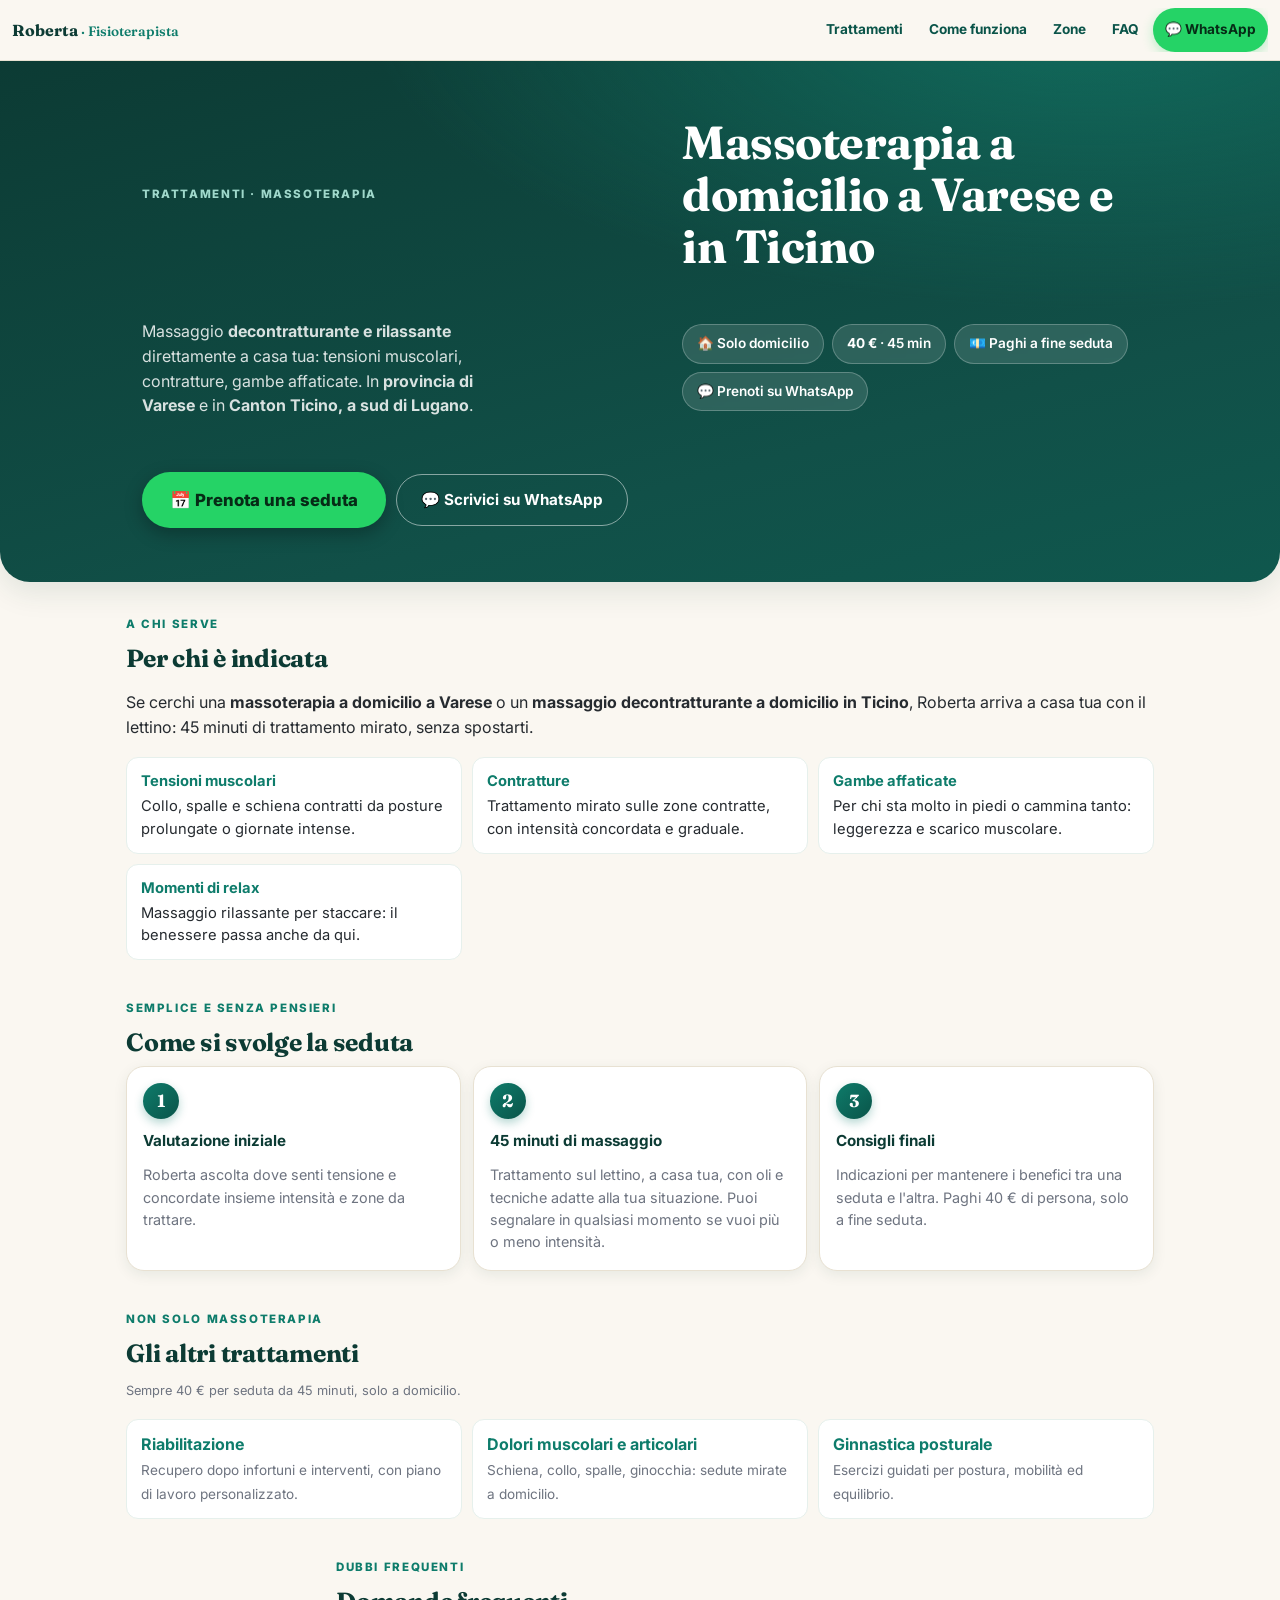
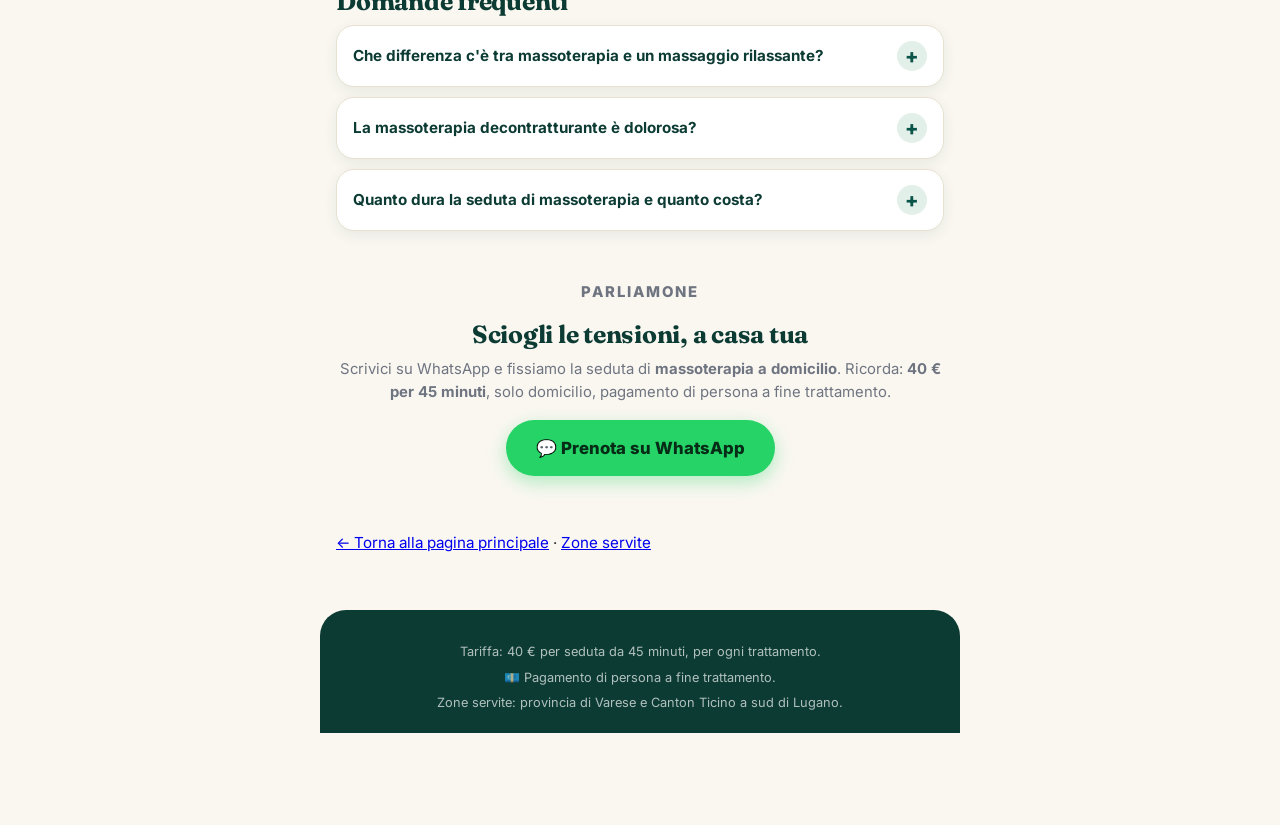
<file: trattamento-massoterapia.html>
<!DOCTYPE html>
<html lang="it">
<head>
<meta charset="UTF-8">
<meta name="viewport" content="width=device-width, initial-scale=1.0">
<title>Massoterapia a domicilio a Varese e in Ticino (sud Lugano) | Roberta</title>
<meta name="description" content="Massoterapia decontratturante e rilassante a domicilio in provincia di Varese e in Canton Ticino a sud di Lugano: tensioni muscolari, contratture, gambe affaticate. 40 € per 45 minuti, prenota su WhatsApp.">
<link rel="canonical" href="https://fisio-roberta.vercel.app/trattamento-massoterapia.html">
<link rel="alternate" hreflang="it" href="https://fisio-roberta.vercel.app/trattamento-massoterapia.html">
<meta name="keywords" content="massoterapia a domicilio Varese, massaggio decontratturante a domicilio Ticino, massaggio rilassante domicilio Mendrisio, massoterapista a domicilio Varese, massaggio terapeutico a casa Ticino">
<meta name="geo.region" content="IT-VA">
<meta name="geo.placename" content="Varese, Provincia di Varese">
<meta name="geo.position" content="45.8189;8.8277">
<meta name="ICBM" content="45.8189, 8.8277">
<link rel="icon" href="favicon.svg" type="image/svg+xml">
<link rel="apple-touch-icon" href="apple-touch-icon.png">
<meta name="theme-color" content="#0E7C6B">
<meta property="og:type" content="website">
<meta property="og:site_name" content="Roberta — Fisioterapista">
<meta property="og:title" content="Massoterapia a domicilio a Varese e in Ticino (sud Lugano) | Roberta">
<meta property="og:description" content="Massaggio decontratturante e rilassante direttamente a casa tua: tensioni muscolari, contratture, gambe affaticate. 40 € per 45 minuti, solo domicilio, in provincia di Varese e in Ticino a sud di Lugano.">
<meta property="og:url" content="https://fisio-roberta.vercel.app/trattamento-massoterapia.html">
<meta property="og:image" content="https://fisio-roberta.vercel.app/og-image.png">
<meta property="og:image:width" content="1200">
<meta property="og:image:height" content="630">
<meta property="og:image:alt" content="Roberta — Fisioterapista: massoterapia a domicilio a Varese e in Ticino (a sud di Lugano)">
<meta property="og:locale" content="it_IT">
<meta name="twitter:card" content="summary_large_image">
<meta name="twitter:title" content="Massoterapia a domicilio a Varese e in Ticino (sud Lugano) | Roberta">
<meta name="twitter:description" content="Decontratturante e rilassante a casa tua: 40 € per 45 minuti. Solo domicilio, prenota su WhatsApp.">
<meta name="twitter:image" content="https://fisio-roberta.vercel.app/og-image.png">
<meta name="twitter:image:alt" content="Roberta — Fisioterapista: massoterapia a domicilio a Varese e in Ticino (a sud di Lugano)">
<script type="application/ld+json">
{
  "@context": "https://schema.org",
  "@type": "BreadcrumbList",
  "itemListElement": [
    { "@type": "ListItem", "position": 1, "name": "Home", "item": "https://fisio-roberta.vercel.app/" },
    { "@type": "ListItem", "position": 2, "name": "Massoterapia a domicilio", "item": "https://fisio-roberta.vercel.app/trattamento-massoterapia.html" }
  ]
}
</script>
<script type="application/ld+json">
{
  "@context": "https://schema.org",
  "@type": "Service",
  "name": "Massoterapia decontratturante e rilassante a domicilio",
  "serviceType": "Massoterapia",
  "provider": {
    "@type": "Physiotherapy",
    "name": "Roberta — Fisioterapista",
    "telephone": "+39 345 111 4337",
    "url": "https://fisio-roberta.vercel.app/"
  },
  "areaServed": "Provincia di Varese e Canton Ticino (zone a sud di Lugano)",
  "description": "Sedute di massoterapia a domicilio: massaggio decontratturante per tensioni e contratture e massaggio rilassante. 40 € per seduta da 45 minuti, pagamento di persona a fine trattamento.",
  "offers": {
    "@type": "Offer",
    "price": "40",
    "priceCurrency": "EUR",
    "description": "Seduta da 45 minuti a domicilio"
  }
}
</script>
<script type="application/ld+json">
{
  "@context": "https://schema.org",
  "@type": "FAQPage",
  "mainEntity": [
    {
      "@type": "Question",
      "name": "Che differenza c'è tra massoterapia e un massaggio rilassante?",
      "acceptedAnswer": { "@type": "Answer", "text": "La massoterapia è un trattamento mirato su tensioni e contratture muscolari, eseguito da una fisioterapista dopo una valutazione. Può essere anche rilassante, ma ha un obiettivo terapeutico preciso." }
    },
    {
      "@type": "Question",
      "name": "La massoterapia decontratturante è dolorosa?",
      "acceptedAnswer": { "@type": "Answer", "text": "Si lavora in modo graduale: l'intensità viene concordata con te all'inizio e puoi segnalarlo in qualsiasi momento se senti fastidio." }
    },
    {
      "@type": "Question",
      "name": "Quanto dura la seduta di massoterapia e quanto costa?",
      "acceptedAnswer": { "@type": "Answer", "text": "Come tutti i trattamenti: 45 minuti a 40 €, solo a domicilio, con pagamento di persona a fine seduta." }
    }
  ]
}
</script>
<link rel="stylesheet" href="styles.css">
<link rel="preconnect" href="https://fonts.googleapis.com">
<link rel="preconnect" href="https://fonts.gstatic.com" crossorigin>
<link href="https://fonts.googleapis.com/css2?family=Fraunces:opsz,wght@9..144,500;9..144,600;9..144,700&family=Inter:wght@400;500;600;700;800&display=swap" rel="stylesheet">
<style>
/* seo-trattamenti: riusa il look di styles.css, come la pagina zone-servite */
.per-chi { list-style: none; margin: 18px 0 0; padding: 0; display: grid; grid-template-columns: repeat(auto-fit, minmax(260px, 1fr)); gap: 10px; }
.per-chi li { background: #fff; border: 1px solid #e6f0ec; border-radius: 12px; padding: 12px 14px; font-size: 0.92rem; }
.per-chi li strong { display: block; color: #0E7C6B; margin-bottom: 2px; }
.tratt-grid { list-style: none; margin: 18px 0 0; padding: 0; display: grid; grid-template-columns: repeat(auto-fit, minmax(240px, 1fr)); gap: 10px; }
.tratt-grid a { display: block; background: #fff; border: 1px solid #e6f0ec; border-radius: 12px; padding: 12px 14px; text-decoration: none; color: inherit; }
.tratt-grid a:hover { border-color: #0E7C6B; }
.tratt-grid strong { display: block; color: #0E7C6B; }
.tratt-grid span { font-size: 0.85rem; color: var(--muted, #5b6b66); }
</style>
</head>
<body>
<a class="skip-link" href="#contenuto">Salta al contenuto principale</a>

<nav class="topnav" aria-label="Navigazione principale">
  <a class="topnav-brand" href="index.html">Roberta <span>· Fisioterapista</span></a>
  <div class="topnav-links">
    <a href="index.html#trattamenti">Trattamenti</a>
    <a href="index.html#come-funziona">Come funziona</a>
    <a href="zone-servite.html">Zone</a>
    <a href="index.html#faq">FAQ</a>
    <a class="topnav-wapp" href="https://wa.me/393451114337?text=Ciao%20Roberta%2C%20vorrei%20prenotare%20una%20seduta%20di%20massoterapia%20a%20domicilio." target="_blank" rel="noopener">💬 WhatsApp</a>
  </div>
</nav>

<main id="contenuto">
<header class="hero" style="min-height:0; padding-bottom:24px;">
  <div class="hero-inner">
    <p class="eyebrow eyebrow-light">Trattamenti · Massoterapia</p>
    <h1>Massoterapia a domicilio a Varese e in Ticino</h1>
    <p class="hero-sub">Massaggio <strong>decontratturante e rilassante</strong> direttamente a casa tua: tensioni muscolari, contratture, gambe affaticate. In <strong>provincia di Varese</strong> e in <strong>Canton Ticino, a sud di Lugano</strong>.</p>
    <ul class="hero-chips" aria-label="Punti di forza">
      <li>🏠 Solo domicilio</li>
      <li><strong>40&nbsp;€</strong> · 45 min</li>
      <li>💶 Paghi a fine seduta</li>
      <li>💬 Prenoti su WhatsApp</li>
    </ul>
    <div class="hero-cta">
      <a class="btn-wapp" href="index.html#trattamenti">📅 Prenota una seduta</a>
      <a class="btn-ghost" href="https://wa.me/393451114337?text=Ciao%20Roberta%2C%20vorrei%20prenotare%20una%20seduta%20di%20massoterapia%20a%20domicilio." target="_blank" rel="noopener">💬 Scrivici su WhatsApp</a>
    </div>
  </div>
</header>

<section class="trattamenti-sezione" aria-label="Per chi è indicata la massoterapia">
  <p class="eyebrow">A chi serve</p>
  <h2 class="sezione-titolo">Per chi è indicata</h2>
  <p>Se cerchi una <strong>massoterapia a domicilio a Varese</strong> o un <strong>massaggio decontratturante a domicilio in Ticino</strong>, Roberta arriva a casa tua con il lettino: 45 minuti di trattamento mirato, senza spostarti.</p>
  <ul class="per-chi">
    <li><strong>Tensioni muscolari</strong>Collo, spalle e schiena contratti da posture prolungate o giornate intense.</li>
    <li><strong>Contratture</strong>Trattamento mirato sulle zone contratte, con intensità concordata e graduale.</li>
    <li><strong>Gambe affaticate</strong>Per chi sta molto in piedi o cammina tanto: leggerezza e scarico muscolare.</li>
    <li><strong>Momenti di relax</strong>Massaggio rilassante per staccare: il benessere passa anche da qui.</li>
  </ul>
</section>

<section class="come-funziona" aria-label="Come si svolge la seduta">
  <p class="eyebrow">Semplice e senza pensieri</p>
  <h2 class="sezione-titolo">Come si svolge la seduta</h2>
  <ol class="passaggi">
    <li>
      <strong>Valutazione iniziale</strong>
      <p>Roberta ascolta dove senti tensione e concordate insieme intensità e zone da trattare.</p>
    </li>
    <li>
      <strong>45 minuti di massaggio</strong>
      <p>Trattamento sul lettino, a casa tua, con oli e tecniche adatte alla tua situazione. Puoi segnalare in qualsiasi momento se vuoi più o meno intensità.</p>
    </li>
    <li>
      <strong>Consigli finali</strong>
      <p>Indicazioni per mantenere i benefici tra una seduta e l'altra. Paghi 40&nbsp;€ di persona, solo a fine seduta.</p>
    </li>
  </ol>
</section>

<section class="trattamenti-sezione" aria-label="Gli altri trattamenti">
  <p class="eyebrow">Non solo massoterapia</p>
  <h2 class="sezione-titolo">Gli altri trattamenti</h2>
  <p class="muted small">Sempre 40&nbsp;€ per seduta da 45 minuti, solo a domicilio.</p>
  <ul class="tratt-grid">
    <li><a href="trattamento-riabilitazione.html"><strong>Riabilitazione</strong><span>Recupero dopo infortuni e interventi, con piano di lavoro personalizzato.</span></a></li>
    <li><a href="trattamento-dolori-muscolari.html"><strong>Dolori muscolari e articolari</strong><span>Schiena, collo, spalle, ginocchia: sedute mirate a domicilio.</span></a></li>
    <li><a href="trattamento-ginnastica-posturale.html"><strong>Ginnastica posturale</strong><span>Esercizi guidati per postura, mobilità ed equilibrio.</span></a></li>
  </ul>
</section>

<section class="faq" aria-label="Domande frequenti sulla massoterapia">
  <p class="eyebrow">Dubbi frequenti</p>
  <h2 class="sezione-titolo">Domande frequenti</h2>
  <details class="faq-item">
    <summary>Che differenza c'è tra massoterapia e un massaggio rilassante?</summary>
    <p>La massoterapia è un trattamento mirato su tensioni e contratture muscolari, eseguito da una fisioterapista dopo una valutazione. Può essere anche rilassante, ma ha un obiettivo terapeutico preciso.</p>
  </details>
  <details class="faq-item">
    <summary>La massoterapia decontratturante è dolorosa?</summary>
    <p>Si lavora in modo graduale: l'intensità viene concordata con te all'inizio e puoi segnalarlo in qualsiasi momento se senti fastidio.</p>
  </details>
  <details class="faq-item">
    <summary>Quanto dura la seduta di massoterapia e quanto costa?</summary>
    <p>Come tutti i trattamenti: 45 minuti a 40 €, solo a domicilio, con pagamento di persona a fine seduta.</p>
  </details>
</section>

<section class="contatto-cta" aria-label="Prenota su WhatsApp">
  <p class="eyebrow">Parliamone</p>
  <h2 class="sezione-titolo">Sciogli le tensioni, a casa tua</h2>
  <p>Scrivici su WhatsApp e fissiamo la seduta di <strong>massoterapia a domicilio</strong>. Ricorda: <strong>40&nbsp;€ per 45 minuti</strong>, solo domicilio, pagamento di persona a fine trattamento.</p>
  <a class="cta-whatsapp" href="https://wa.me/393451114337?text=Ciao%20Roberta%2C%20vorrei%20prenotare%20una%20seduta%20di%20massoterapia%20a%20domicilio." target="_blank" rel="noopener">💬 Prenota su WhatsApp</a>
</section>

<section class="zone-servite" aria-label="Torna alla home">
  <p><a href="index.html">← Torna alla pagina principale</a> · <a href="zone-servite.html">Zone servite</a></p>
</section>
</main>

<footer class="foot">
  <p class="muted small">Tariffa: 40 € per seduta da 45 minuti, per ogni trattamento.</p>
  <p class="muted small">💶 Pagamento di persona a fine trattamento.</p>
  <p class="muted small">Zone servite: provincia di Varese e Canton Ticino a sud di Lugano.</p>
</footer>
</body>
</html>
</file>
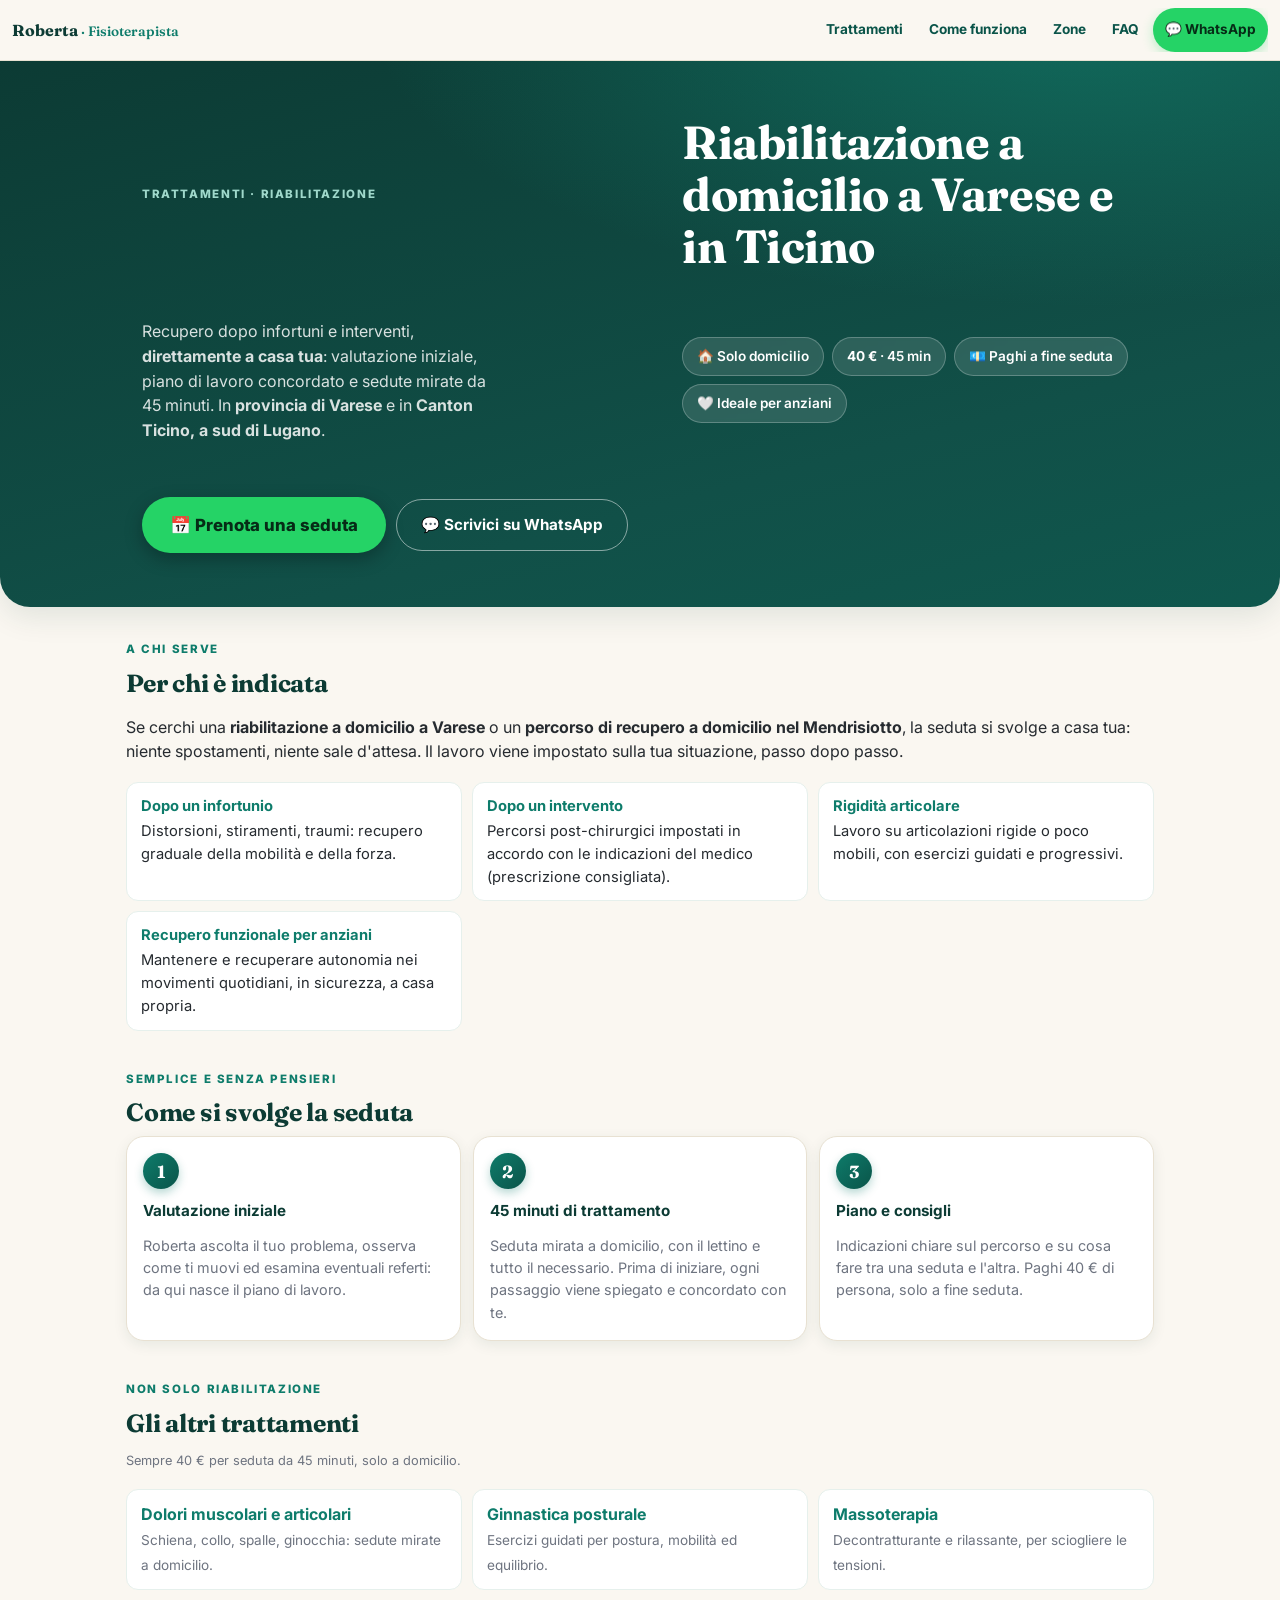
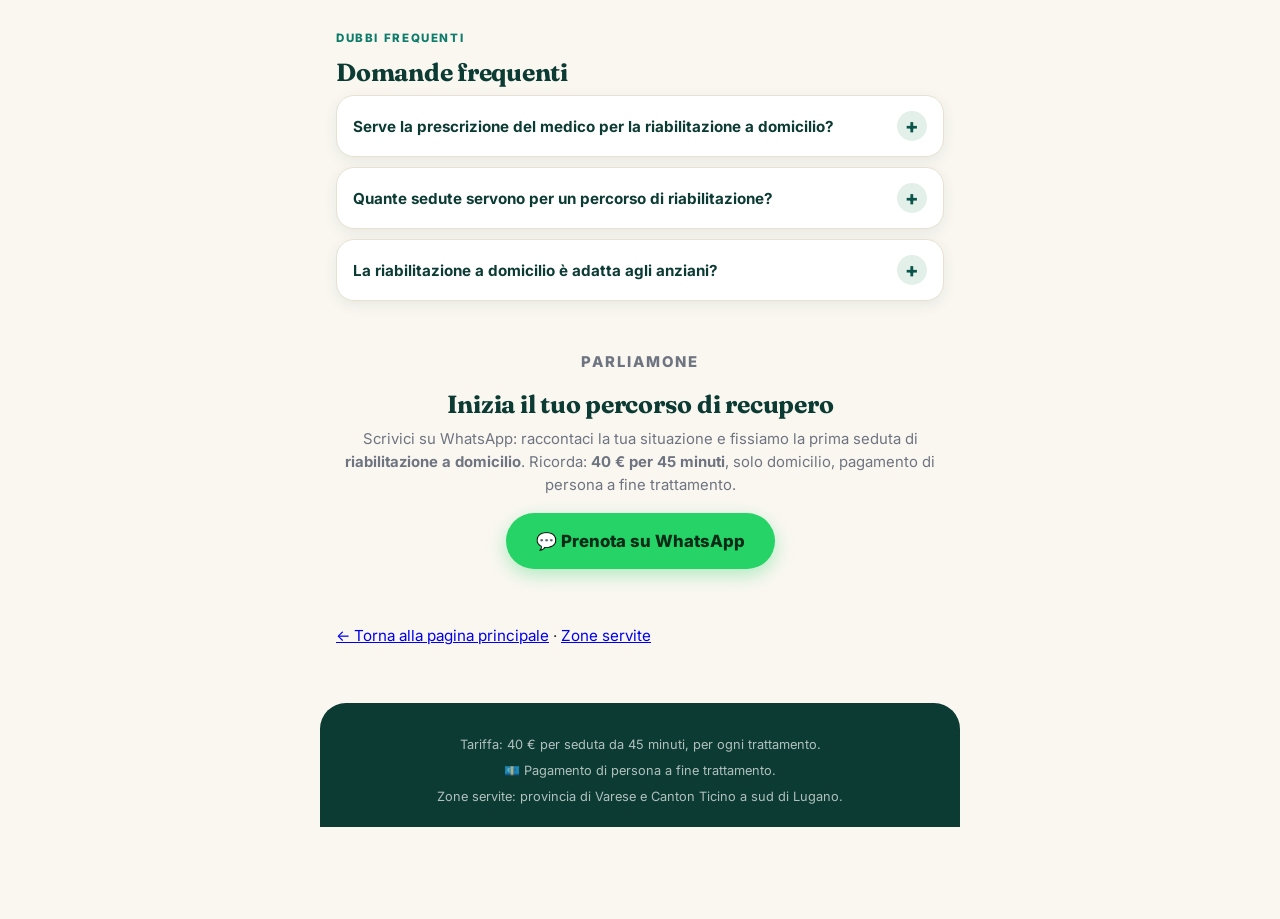
<file: trattamento-riabilitazione.html>
<!DOCTYPE html>
<html lang="it">
<head>
<meta charset="UTF-8">
<meta name="viewport" content="width=device-width, initial-scale=1.0">
<title>Riabilitazione a domicilio a Varese e in Ticino (sud Lugano) | Roberta — Fisioterapista</title>
<meta name="description" content="Riabilitazione ortopedica e post-infortunio a domicilio in provincia di Varese e in Canton Ticino a sud di Lugano. Seduta da 45 minuti a 40 €, pagamento a fine trattamento. Prenota su WhatsApp.">
<link rel="canonical" href="https://fisio-roberta.vercel.app/trattamento-riabilitazione.html">
<link rel="alternate" hreflang="it" href="https://fisio-roberta.vercel.app/trattamento-riabilitazione.html">
<meta name="keywords" content="riabilitazione a domicilio Varese, riabilitazione post-infortunio domicilio Ticino, fisioterapia post intervento a domicilio Mendrisio, riabilitazione anziani a domicilio Varese, recupero funzionale a domicilio">
<meta name="geo.region" content="IT-VA">
<meta name="geo.placename" content="Varese, Provincia di Varese">
<meta name="geo.position" content="45.8189;8.8277">
<meta name="ICBM" content="45.8189, 8.8277">
<link rel="icon" href="favicon.svg" type="image/svg+xml">
<link rel="apple-touch-icon" href="apple-touch-icon.png">
<meta name="theme-color" content="#0E7C6B">
<meta property="og:type" content="website">
<meta property="og:site_name" content="Roberta — Fisioterapista">
<meta property="og:title" content="Riabilitazione a domicilio a Varese e in Ticino (sud Lugano) | Roberta">
<meta property="og:description" content="Riabilitazione ortopedica e post-infortunio direttamente a casa tua: valutazione, piano di lavoro e sedute da 45 minuti a 40 €. Solo domicilio, in provincia di Varese e in Ticino a sud di Lugano.">
<meta property="og:url" content="https://fisio-roberta.vercel.app/trattamento-riabilitazione.html">
<meta property="og:image" content="https://fisio-roberta.vercel.app/og-image.png">
<meta property="og:image:width" content="1200">
<meta property="og:image:height" content="630">
<meta property="og:image:alt" content="Roberta — Fisioterapista: riabilitazione a domicilio a Varese e in Ticino (a sud di Lugano)">
<meta property="og:locale" content="it_IT">
<meta name="twitter:card" content="summary_large_image">
<meta name="twitter:title" content="Riabilitazione a domicilio a Varese e in Ticino (sud Lugano) | Roberta">
<meta name="twitter:description" content="Riabilitazione ortopedica e post-infortunio a casa tua: 45 minuti a 40 €, solo domicilio. Prenota su WhatsApp.">
<meta name="twitter:image" content="https://fisio-roberta.vercel.app/og-image.png">
<meta name="twitter:image:alt" content="Roberta — Fisioterapista: riabilitazione a domicilio a Varese e in Ticino (a sud di Lugano)">
<script type="application/ld+json">
{
  "@context": "https://schema.org",
  "@type": "BreadcrumbList",
  "itemListElement": [
    { "@type": "ListItem", "position": 1, "name": "Home", "item": "https://fisio-roberta.vercel.app/" },
    { "@type": "ListItem", "position": 2, "name": "Riabilitazione a domicilio", "item": "https://fisio-roberta.vercel.app/trattamento-riabilitazione.html" }
  ]
}
</script>
<script type="application/ld+json">
{
  "@context": "https://schema.org",
  "@type": "Service",
  "name": "Riabilitazione ortopedica e post-infortunio a domicilio",
  "serviceType": "Riabilitazione",
  "provider": {
    "@type": "Physiotherapy",
    "name": "Roberta — Fisioterapista",
    "telephone": "+39 345 111 4337",
    "url": "https://fisio-roberta.vercel.app/"
  },
  "areaServed": "Provincia di Varese e Canton Ticino (zone a sud di Lugano)",
  "description": "Sedute di riabilitazione ortopedica e post-infortunio a domicilio: valutazione iniziale, piano di lavoro concordato e sedute da 45 minuti. 40 € a seduta, pagamento di persona a fine trattamento.",
  "offers": {
    "@type": "Offer",
    "price": "40",
    "priceCurrency": "EUR",
    "description": "Seduta da 45 minuti a domicilio"
  }
}
</script>
<script type="application/ld+json">
{
  "@context": "https://schema.org",
  "@type": "FAQPage",
  "mainEntity": [
    {
      "@type": "Question",
      "name": "Serve la prescrizione del medico per la riabilitazione a domicilio?",
      "acceptedAnswer": { "@type": "Answer", "text": "No, non è obbligatoria. Per i percorsi post-intervento è però consigliata: referti e indicazioni del medico aiutano a impostare meglio il piano di lavoro." }
    },
    {
      "@type": "Question",
      "name": "Quante sedute servono per un percorso di riabilitazione?",
      "acceptedAnswer": { "@type": "Answer", "text": "Dipende dalla situazione: dopo la prima valutazione Roberta propone un piano di lavoro. Si prenota una seduta alla volta, senza pacchetti obbligatori, e il percorso viene rivalutato man mano." }
    },
    {
      "@type": "Question",
      "name": "La riabilitazione a domicilio è adatta agli anziani?",
      "acceptedAnswer": { "@type": "Answer", "text": "Sì, è il punto forte del domicilio: niente spostamenti e niente sale d'attesa. La seduta avviene a casa, con il lettino e tutto il necessario portato da Roberta." }
    }
  ]
}
</script>
<link rel="stylesheet" href="styles.css">
<link rel="preconnect" href="https://fonts.googleapis.com">
<link rel="preconnect" href="https://fonts.gstatic.com" crossorigin>
<link href="https://fonts.googleapis.com/css2?family=Fraunces:opsz,wght@9..144,500;9..144,600;9..144,700&family=Inter:wght@400;500;600;700;800&display=swap" rel="stylesheet">
<style>
/* seo-trattamenti: riusa il look di styles.css, come la pagina zone-servite */
.per-chi { list-style: none; margin: 18px 0 0; padding: 0; display: grid; grid-template-columns: repeat(auto-fit, minmax(260px, 1fr)); gap: 10px; }
.per-chi li { background: #fff; border: 1px solid #e6f0ec; border-radius: 12px; padding: 12px 14px; font-size: 0.92rem; }
.per-chi li strong { display: block; color: #0E7C6B; margin-bottom: 2px; }
.tratt-grid { list-style: none; margin: 18px 0 0; padding: 0; display: grid; grid-template-columns: repeat(auto-fit, minmax(240px, 1fr)); gap: 10px; }
.tratt-grid a { display: block; background: #fff; border: 1px solid #e6f0ec; border-radius: 12px; padding: 12px 14px; text-decoration: none; color: inherit; }
.tratt-grid a:hover { border-color: #0E7C6B; }
.tratt-grid strong { display: block; color: #0E7C6B; }
.tratt-grid span { font-size: 0.85rem; color: var(--muted, #5b6b66); }
</style>
</head>
<body>
<a class="skip-link" href="#contenuto">Salta al contenuto principale</a>

<nav class="topnav" aria-label="Navigazione principale">
  <a class="topnav-brand" href="index.html">Roberta <span>· Fisioterapista</span></a>
  <div class="topnav-links">
    <a href="index.html#trattamenti">Trattamenti</a>
    <a href="index.html#come-funziona">Come funziona</a>
    <a href="zone-servite.html">Zone</a>
    <a href="index.html#faq">FAQ</a>
    <a class="topnav-wapp" href="https://wa.me/393451114337?text=Ciao%20Roberta%2C%20vorrei%20prenotare%20una%20seduta%20di%20riabilitazione%20a%20domicilio." target="_blank" rel="noopener">💬 WhatsApp</a>
  </div>
</nav>

<main id="contenuto">
<header class="hero" style="min-height:0; padding-bottom:24px;">
  <div class="hero-inner">
    <p class="eyebrow eyebrow-light">Trattamenti · Riabilitazione</p>
    <h1>Riabilitazione a domicilio a Varese e in Ticino</h1>
    <p class="hero-sub">Recupero dopo infortuni e interventi, <strong>direttamente a casa tua</strong>: valutazione iniziale, piano di lavoro concordato e sedute mirate da 45 minuti. In <strong>provincia di Varese</strong> e in <strong>Canton Ticino, a sud di Lugano</strong>.</p>
    <ul class="hero-chips" aria-label="Punti di forza">
      <li>🏠 Solo domicilio</li>
      <li><strong>40&nbsp;€</strong> · 45 min</li>
      <li>💶 Paghi a fine seduta</li>
      <li>🤍 Ideale per anziani</li>
    </ul>
    <div class="hero-cta">
      <a class="btn-wapp" href="index.html#trattamenti">📅 Prenota una seduta</a>
      <a class="btn-ghost" href="https://wa.me/393451114337?text=Ciao%20Roberta%2C%20vorrei%20prenotare%20una%20seduta%20di%20riabilitazione%20a%20domicilio." target="_blank" rel="noopener">💬 Scrivici su WhatsApp</a>
    </div>
  </div>
</header>

<section class="trattamenti-sezione" aria-label="Per chi è indicata la riabilitazione">
  <p class="eyebrow">A chi serve</p>
  <h2 class="sezione-titolo">Per chi è indicata</h2>
  <p>Se cerchi una <strong>riabilitazione a domicilio a Varese</strong> o un <strong>percorso di recupero a domicilio nel Mendrisiotto</strong>, la seduta si svolge a casa tua: niente spostamenti, niente sale d'attesa. Il lavoro viene impostato sulla tua situazione, passo dopo passo.</p>
  <ul class="per-chi">
    <li><strong>Dopo un infortunio</strong>Distorsioni, stiramenti, traumi: recupero graduale della mobilità e della forza.</li>
    <li><strong>Dopo un intervento</strong>Percorsi post-chirurgici impostati in accordo con le indicazioni del medico (prescrizione consigliata).</li>
    <li><strong>Rigidità articolare</strong>Lavoro su articolazioni rigide o poco mobili, con esercizi guidati e progressivi.</li>
    <li><strong>Recupero funzionale per anziani</strong>Mantenere e recuperare autonomia nei movimenti quotidiani, in sicurezza, a casa propria.</li>
  </ul>
</section>

<section class="come-funziona" aria-label="Come si svolge la seduta">
  <p class="eyebrow">Semplice e senza pensieri</p>
  <h2 class="sezione-titolo">Come si svolge la seduta</h2>
  <ol class="passaggi">
    <li>
      <strong>Valutazione iniziale</strong>
      <p>Roberta ascolta il tuo problema, osserva come ti muovi ed esamina eventuali referti: da qui nasce il piano di lavoro.</p>
    </li>
    <li>
      <strong>45 minuti di trattamento</strong>
      <p>Seduta mirata a domicilio, con il lettino e tutto il necessario. Prima di iniziare, ogni passaggio viene spiegato e concordato con te.</p>
    </li>
    <li>
      <strong>Piano e consigli</strong>
      <p>Indicazioni chiare sul percorso e su cosa fare tra una seduta e l'altra. Paghi 40&nbsp;€ di persona, solo a fine seduta.</p>
    </li>
  </ol>
</section>

<section class="trattamenti-sezione" aria-label="Gli altri trattamenti">
  <p class="eyebrow">Non solo riabilitazione</p>
  <h2 class="sezione-titolo">Gli altri trattamenti</h2>
  <p class="muted small">Sempre 40&nbsp;€ per seduta da 45 minuti, solo a domicilio.</p>
  <ul class="tratt-grid">
    <li><a href="trattamento-dolori-muscolari.html"><strong>Dolori muscolari e articolari</strong><span>Schiena, collo, spalle, ginocchia: sedute mirate a domicilio.</span></a></li>
    <li><a href="trattamento-ginnastica-posturale.html"><strong>Ginnastica posturale</strong><span>Esercizi guidati per postura, mobilità ed equilibrio.</span></a></li>
    <li><a href="trattamento-massoterapia.html"><strong>Massoterapia</strong><span>Decontratturante e rilassante, per sciogliere le tensioni.</span></a></li>
  </ul>
</section>

<section class="faq" aria-label="Domande frequenti sulla riabilitazione">
  <p class="eyebrow">Dubbi frequenti</p>
  <h2 class="sezione-titolo">Domande frequenti</h2>
  <details class="faq-item">
    <summary>Serve la prescrizione del medico per la riabilitazione a domicilio?</summary>
    <p>No, non è obbligatoria. Per i percorsi post-intervento è però consigliata: referti e indicazioni del medico aiutano a impostare meglio il piano di lavoro.</p>
  </details>
  <details class="faq-item">
    <summary>Quante sedute servono per un percorso di riabilitazione?</summary>
    <p>Dipende dalla situazione: dopo la prima valutazione Roberta propone un piano di lavoro. Si prenota una seduta alla volta, senza pacchetti obbligatori, e il percorso viene rivalutato man mano.</p>
  </details>
  <details class="faq-item">
    <summary>La riabilitazione a domicilio è adatta agli anziani?</summary>
    <p>Sì, è il punto forte del domicilio: niente spostamenti e niente sale d'attesa. La seduta avviene a casa, con il lettino e tutto il necessario portato da Roberta.</p>
  </details>
</section>

<section class="contatto-cta" aria-label="Prenota su WhatsApp">
  <p class="eyebrow">Parliamone</p>
  <h2 class="sezione-titolo">Inizia il tuo percorso di recupero</h2>
  <p>Scrivici su WhatsApp: raccontaci la tua situazione e fissiamo la prima seduta di <strong>riabilitazione a domicilio</strong>. Ricorda: <strong>40&nbsp;€ per 45 minuti</strong>, solo domicilio, pagamento di persona a fine trattamento.</p>
  <a class="cta-whatsapp" href="https://wa.me/393451114337?text=Ciao%20Roberta%2C%20vorrei%20prenotare%20una%20seduta%20di%20riabilitazione%20a%20domicilio." target="_blank" rel="noopener">💬 Prenota su WhatsApp</a>
</section>

<section class="zone-servite" aria-label="Torna alla home">
  <p><a href="index.html">← Torna alla pagina principale</a> · <a href="zone-servite.html">Zone servite</a></p>
</section>
</main>

<footer class="foot">
  <p class="muted small">Tariffa: 40 € per seduta da 45 minuti, per ogni trattamento.</p>
  <p class="muted small">💶 Pagamento di persona a fine trattamento.</p>
  <p class="muted small">Zone servite: provincia di Varese e Canton Ticino a sud di Lugano.</p>
</footer>
</body>
</html>
</file>
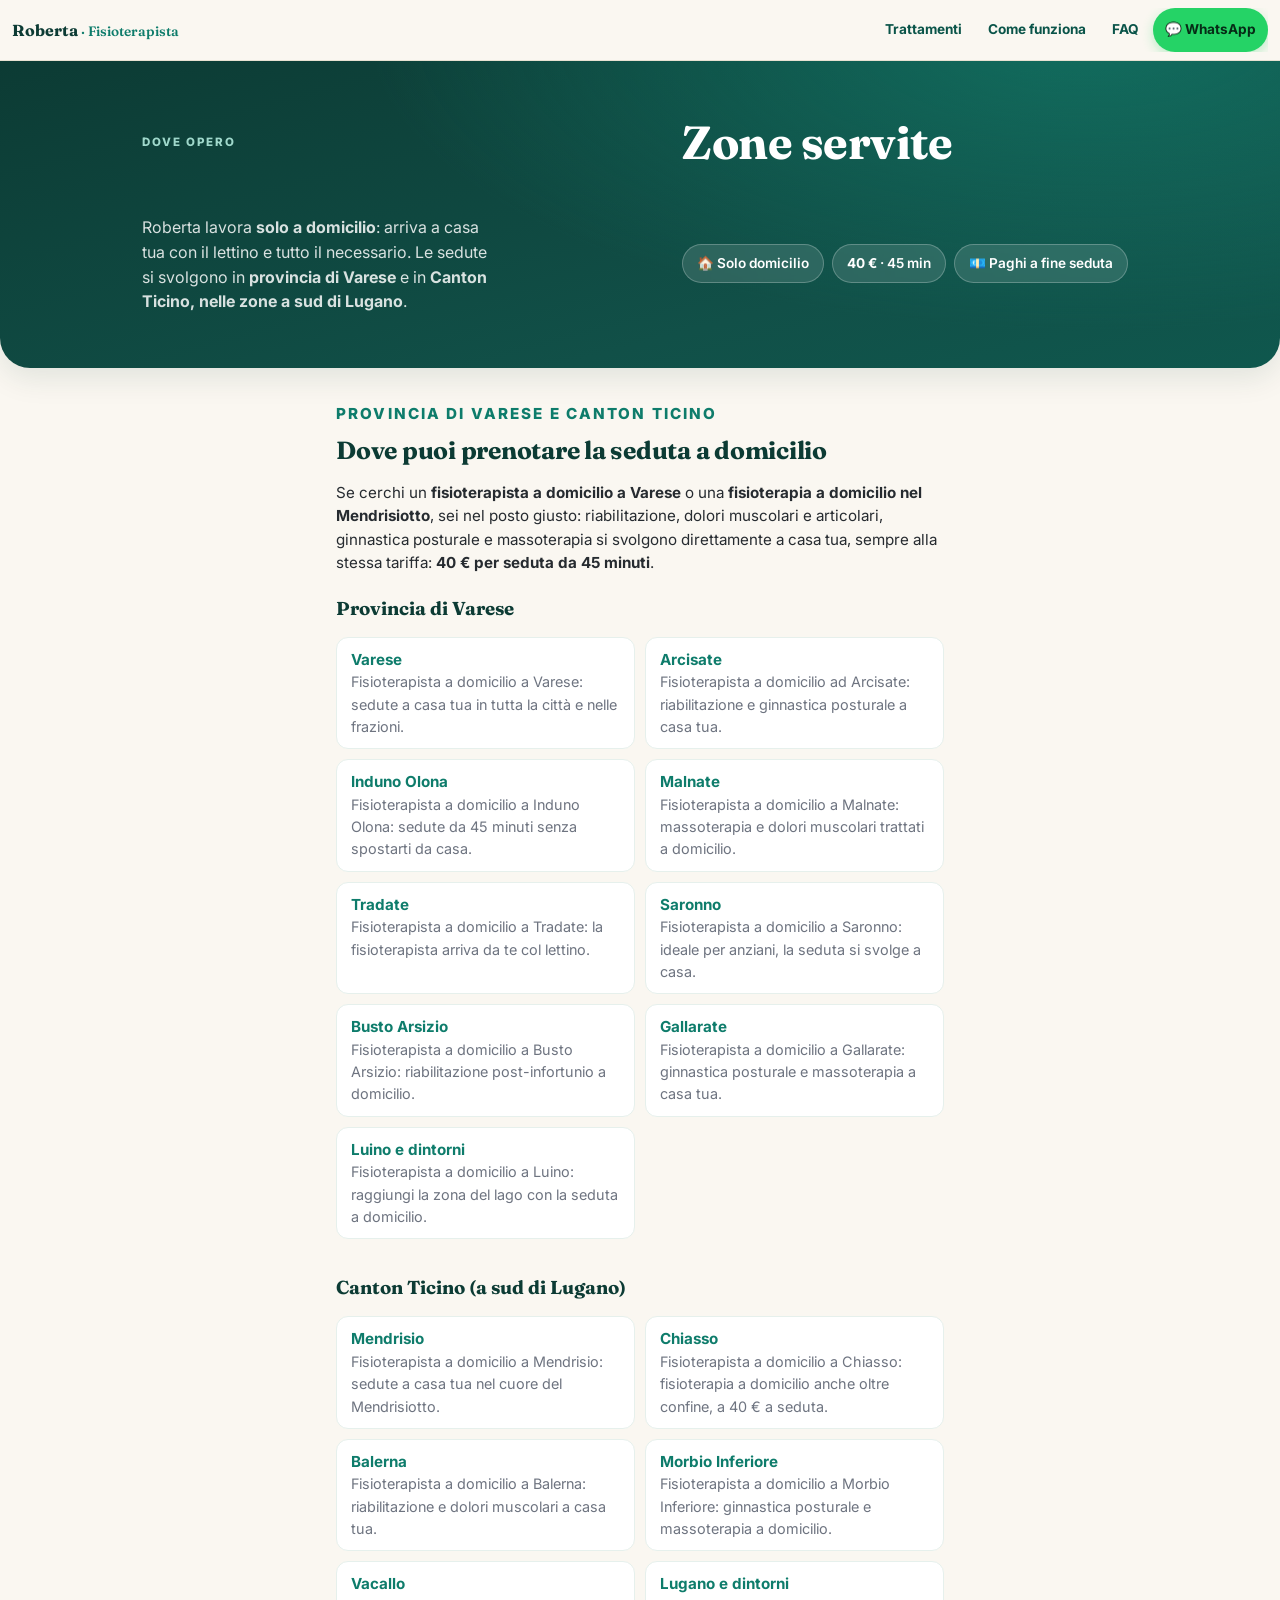
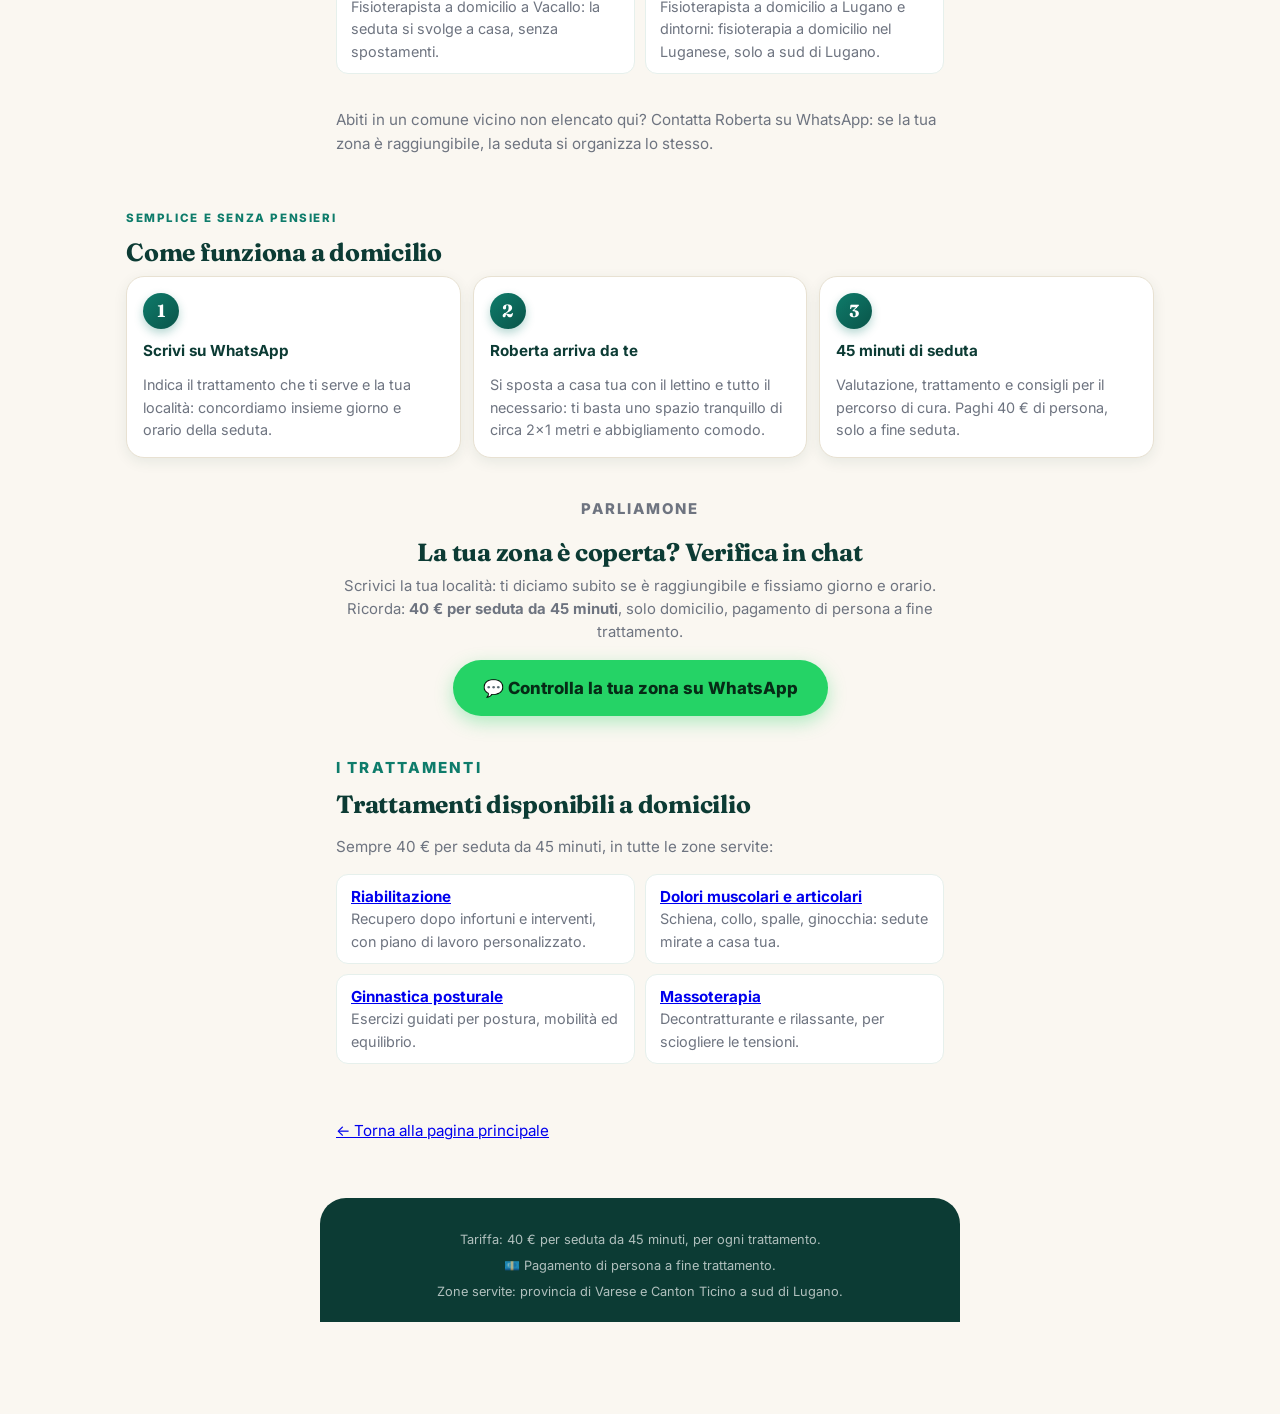
<file: zone-servite.html>
<!DOCTYPE html>
<html lang="it">
<head>
<meta charset="UTF-8">
<meta name="viewport" content="width=device-width, initial-scale=1.0">
<title>Zone servite — Fisioterapia a domicilio a Varese e in Ticino (sud Lugano) | Roberta</title>
<meta name="description" content="Fisioterapista a domicilio nelle province di Varese e nel Canton Ticino a sud di Lugano: Varese, Arcisate, Induno Olona, Malnate, Tradate, Saronno, Busto Arsizio, Gallarate, Luino, Mendrisio, Chiasso, Balerna, Morbio Inferiore, Vacallo e Lugano. 40 € per seduta da 45 minuti, solo domicilio.">
<link rel="canonical" href="https://fisio-roberta.vercel.app/zone-servite.html">
<link rel="alternate" hreflang="it" href="https://fisio-roberta.vercel.app/zone-servite.html">
<meta name="geo.region" content="IT-VA">
<meta name="geo.placename" content="Varese e Canton Ticino (a sud di Lugano)">
<meta name="geo.position" content="45.8189;8.8277">
<meta name="ICBM" content="45.8189, 8.8277">
<link rel="icon" href="favicon.svg" type="image/svg+xml">
<link rel="apple-touch-icon" href="apple-touch-icon.png">
<meta name="theme-color" content="#0E7C6B">
<meta property="og:type" content="website">
<meta property="og:site_name" content="Roberta — Fisioterapista">
<meta property="og:title" content="Zone servite — Fisioterapia a domicilio a Varese e in Ticino (sud Lugano)">
<meta property="og:description" content="Fisioterapista a domicilio a Varese, nel Mendrisiotto e nel Luganese: solo domicilio, 40 € per seduta da 45 minuti. Scopri se la tua zona è coperta e prenota su WhatsApp.">
<meta property="og:url" content="https://fisio-roberta.vercel.app/zone-servite.html">
<meta property="og:image" content="https://fisio-roberta.vercel.app/og-image.png">
<meta property="og:image:width" content="1200">
<meta property="og:image:height" content="630">
<meta property="og:image:alt" content="Roberta — Fisioterapista: zone servite per le sedute a domicilio a Varese e in Ticino (a sud di Lugano)">
<meta property="og:locale" content="it_IT">
<meta name="twitter:card" content="summary_large_image">
<meta name="twitter:title" content="Zone servite — Fisioterapia a domicilio a Varese e in Ticino (sud Lugano)">
<meta name="twitter:description" content="Fisioterapista a domicilio a Varese, nel Mendrisiotto e nel Luganese: solo domicilio, 40 € per seduta da 45 minuti. Scopri se la tua zona è coperta e prenota su WhatsApp.">
<meta name="twitter:image" content="https://fisio-roberta.vercel.app/og-image.png">
<meta name="twitter:image:alt" content="Roberta — Fisioterapista: zone servite per le sedute a domicilio a Varese e in Ticino (a sud di Lugano)">
<script type="application/ld+json">
{
  "@context": "https://schema.org",
  "@type": "Physiotherapy",
  "name": "Roberta — Fisioterapista",
  "url": "https://fisio-roberta.vercel.app/zone-servite.html",
  "telephone": "+39 345 111 4337",
  "priceRange": "40 €",
  "areaServed": [
    { "@type": "City", "name": "Varese", "addressRegion": "VA", "addressCountry": "IT" },
    { "@type": "City", "name": "Arcisate", "addressRegion": "VA", "addressCountry": "IT" },
    { "@type": "City", "name": "Induno Olona", "addressRegion": "VA", "addressCountry": "IT" },
    { "@type": "City", "name": "Malnate", "addressRegion": "VA", "addressCountry": "IT" },
    { "@type": "City", "name": "Tradate", "addressRegion": "VA", "addressCountry": "IT" },
    { "@type": "City", "name": "Saronno", "addressRegion": "VA", "addressCountry": "IT" },
    { "@type": "City", "name": "Busto Arsizio", "addressRegion": "VA", "addressCountry": "IT" },
    { "@type": "City", "name": "Gallarate", "addressRegion": "VA", "addressCountry": "IT" },
    { "@type": "City", "name": "Luino", "addressRegion": "VA", "addressCountry": "IT" },
    { "@type": "City", "name": "Mendrisio", "addressRegion": "TI", "addressCountry": "CH" },
    { "@type": "City", "name": "Chiasso", "addressRegion": "TI", "addressCountry": "CH" },
    { "@type": "City", "name": "Balerna", "addressRegion": "TI", "addressCountry": "CH" },
    { "@type": "City", "name": "Morbio Inferiore", "addressRegion": "TI", "addressCountry": "CH" },
    { "@type": "City", "name": "Vacallo", "addressRegion": "TI", "addressCountry": "CH" },
    { "@type": "City", "name": "Stabio", "addressRegion": "TI", "addressCountry": "CH" },
    { "@type": "City", "name": "Riva San Vitale", "addressRegion": "TI", "addressCountry": "CH" },
    { "@type": "City", "name": "Lugano", "addressRegion": "TI", "addressCountry": "CH" }
  ],
  "description": "Fisioterapia a domicilio in provincia di Varese e in Canton Ticino (a sud di Lugano): riabilitazione, dolori muscolari e articolari, ginnastica posturale, massoterapia. 40 € per seduta da 45 minuti, pagamento di persona a fine trattamento.",
  "paymentAccepted": "Cash"
}
</script>
<link rel="stylesheet" href="styles.css">
<link rel="preconnect" href="https://fonts.googleapis.com">
<link rel="preconnect" href="https://fonts.gstatic.com" crossorigin>
<link href="https://fonts.googleapis.com/css2?family=Fraunces:opsz,wght@9..144,500;9..144,600;9..144,700&family=Inter:wght@400;500;600;700;800&display=swap" rel="stylesheet">
<style>
/* W6: piccoli stili dedicati alla pagina Zone servite (riusano il look di styles.css) */
.zone-area { margin-bottom: 34px; }
.zone-area h3 { font-family: "Fraunces", serif; color: var(--petrolio, #0E7C6B); margin-bottom: 6px; }
.zona-lista { list-style: none; margin: 14px 0 0; padding: 0; display: grid; grid-template-columns: repeat(auto-fit, minmax(260px, 1fr)); gap: 10px; }
.zona-lista li { background: #fff; border: 1px solid #e6f0ec; border-radius: 12px; padding: 10px 14px; font-size: 0.9rem; }
.zona-lista li strong { display: block; color: #0E7C6B; font-size: 0.95rem; }
.zona-lista li span { color: var(--muted, #5b6b66); }
</style>
</head>
<body>
<a class="skip-link" href="#contenuto">Salta al contenuto principale</a>

<nav class="topnav" aria-label="Navigazione principale">
  <a class="topnav-brand" href="index.html">Roberta <span>· Fisioterapista</span></a>
  <div class="topnav-links">
    <a href="index.html#trattamenti">Trattamenti</a>
    <a href="index.html#come-funziona">Come funziona</a>
    <a href="index.html#faq">FAQ</a>
    <a class="topnav-wapp" href="https://wa.me/393451114337?text=Ciao%20Roberta%2C%20vorrei%20prenotare%20una%20seduta%20di%20fisioterapia%20a%20domicilio." target="_blank" rel="noopener">💬 WhatsApp</a>
  </div>
</nav>

<main id="contenuto">
<header class="hero" style="min-height:0; padding-bottom:24px;">
  <div class="hero-inner">
    <p class="eyebrow eyebrow-light">Dove opero</p>
    <h1>Zone servite</h1>
    <p class="hero-sub">Roberta lavora <strong>solo a domicilio</strong>: arriva a casa tua con il lettino e tutto il necessario. Le sedute si svolgono in <strong>provincia di Varese</strong> e in <strong>Canton Ticino, nelle zone a sud di Lugano</strong>.</p>
    <ul class="hero-chips" aria-label="Punti di forza">
      <li>🏠 Solo domicilio</li>
      <li><strong>40&nbsp;€</strong> · 45 min</li>
      <li>💶 Paghi a fine seduta</li>
    </ul>
  </div>
</header>

<section class="zone-servite" aria-label="Elenco delle zone servite">
  <p class="eyebrow">Provincia di Varese e Canton Ticino</p>
  <h2 class="sezione-titolo">Dove puoi prenotare la seduta a domicilio</h2>
  <p>Se cerchi un <strong>fisioterapista a domicilio a Varese</strong> o una <strong>fisioterapia a domicilio nel Mendrisiotto</strong>, sei nel posto giusto: riabilitazione, dolori muscolari e articolari, ginnastica posturale e massoterapia si svolgono direttamente a casa tua, sempre alla stessa tariffa: <strong>40&nbsp;€ per seduta da 45 minuti</strong>.</p>

  <div class="zone-area">
    <h3>Provincia di Varese</h3>
    <ul class="zona-lista">
      <li><strong>Varese</strong> <span>Fisioterapista a domicilio a Varese: sedute a casa tua in tutta la città e nelle frazioni.</span></li>
      <li><strong>Arcisate</strong> <span>Fisioterapista a domicilio ad Arcisate: riabilitazione e ginnastica posturale a casa tua.</span></li>
      <li><strong>Induno Olona</strong> <span>Fisioterapista a domicilio a Induno Olona: sedute da 45 minuti senza spostarti da casa.</span></li>
      <li><strong>Malnate</strong> <span>Fisioterapista a domicilio a Malnate: massoterapia e dolori muscolari trattati a domicilio.</span></li>
      <li><strong>Tradate</strong> <span>Fisioterapista a domicilio a Tradate: la fisioterapista arriva da te col lettino.</span></li>
      <li><strong>Saronno</strong> <span>Fisioterapista a domicilio a Saronno: ideale per anziani, la seduta si svolge a casa.</span></li>
      <li><strong>Busto Arsizio</strong> <span>Fisioterapista a domicilio a Busto Arsizio: riabilitazione post-infortunio a domicilio.</span></li>
      <li><strong>Gallarate</strong> <span>Fisioterapista a domicilio a Gallarate: ginnastica posturale e massoterapia a casa tua.</span></li>
      <li><strong>Luino e dintorni</strong> <span>Fisioterapista a domicilio a Luino: raggiungi la zona del lago con la seduta a domicilio.</span></li>
    </ul>
  </div>

  <div class="zone-area">
    <h3>Canton Ticino (a sud di Lugano)</h3>
    <ul class="zona-lista">
      <li><strong>Mendrisio</strong> <span>Fisioterapista a domicilio a Mendrisio: sedute a casa tua nel cuore del Mendrisiotto.</span></li>
      <li><strong>Chiasso</strong> <span>Fisioterapista a domicilio a Chiasso: fisioterapia a domicilio anche oltre confine, a 40&nbsp;€ a seduta.</span></li>
      <li><strong>Balerna</strong> <span>Fisioterapista a domicilio a Balerna: riabilitazione e dolori muscolari a casa tua.</span></li>
      <li><strong>Morbio Inferiore</strong> <span>Fisioterapista a domicilio a Morbio Inferiore: ginnastica posturale e massoterapia a domicilio.</span></li>
      <li><strong>Vacallo</strong> <span>Fisioterapista a domicilio a Vacallo: la seduta si svolge a casa, senza spostamenti.</span></li>
      <li><strong>Lugano e dintorni</strong> <span>Fisioterapista a domicilio a Lugano e dintorni: fisioterapia a domicilio nel Luganese, solo a sud di Lugano.</span></li>
    </ul>
  </div>

  <p class="muted small zone-nota">Abiti in un comune vicino non elencato qui? Contatta Roberta su WhatsApp: se la tua zona è raggiungibile, la seduta si organizza lo stesso.</p>
</section>

<section class="come-funziona" aria-label="Come funziona la seduta a domicilio">
  <p class="eyebrow">Semplice e senza pensieri</p>
  <h2 class="sezione-titolo">Come funziona a domicilio</h2>
  <ol class="passaggi">
    <li>
      <strong>Scrivi su WhatsApp</strong>
      <p>Indica il trattamento che ti serve e la tua località: concordiamo insieme giorno e orario della seduta.</p>
    </li>
    <li>
      <strong>Roberta arriva da te</strong>
      <p>Si sposta a casa tua con il lettino e tutto il necessario: ti basta uno spazio tranquillo di circa 2×1 metri e abbigliamento comodo.</p>
    </li>
    <li>
      <strong>45 minuti di seduta</strong>
      <p>Valutazione, trattamento e consigli per il percorso di cura. Paghi 40&nbsp;€ di persona, solo a fine seduta.</p>
    </li>
  </ol>
</section>

<section class="contatto-cta" aria-label="Prenota su WhatsApp">
  <p class="eyebrow">Parliamone</p>
  <h2 class="sezione-titolo">La tua zona è coperta? Verifica in chat</h2>
  <p>Scrivici la tua località: ti diciamo subito se è raggiungibile e fissiamo giorno e orario. Ricorda: <strong>40&nbsp;€ per seduta da 45 minuti</strong>, solo domicilio, pagamento di persona a fine trattamento.</p>
  <a class="cta-whatsapp" href="https://wa.me/393451114337?text=Ciao%20Roberta%2C%20abito%20in%20zona%20e%20vorrei%20sapere%20se%20raggiungi%20la%20mia%20localit%C3%A0%20per%20una%20seduta%20a%20domicilio." target="_blank" rel="noopener">💬 Controlla la tua zona su WhatsApp</a>
</section>

<section class="zone-servite" aria-label="I trattamenti a domicilio">
  <p class="eyebrow">I trattamenti</p>
  <h2 class="sezione-titolo">Trattamenti disponibili a domicilio</h2>
  <p class="muted small">Sempre 40&nbsp;€ per seduta da 45 minuti, in tutte le zone servite:</p>
  <ul class="zona-lista">
    <li><strong><a href="trattamento-riabilitazione.html">Riabilitazione</a></strong> <span>Recupero dopo infortuni e interventi, con piano di lavoro personalizzato.</span></li>
    <li><strong><a href="trattamento-dolori-muscolari.html">Dolori muscolari e articolari</a></strong> <span>Schiena, collo, spalle, ginocchia: sedute mirate a casa tua.</span></li>
    <li><strong><a href="trattamento-ginnastica-posturale.html">Ginnastica posturale</a></strong> <span>Esercizi guidati per postura, mobilità ed equilibrio.</span></li>
    <li><strong><a href="trattamento-massoterapia.html">Massoterapia</a></strong> <span>Decontratturante e rilassante, per sciogliere le tensioni.</span></li>
  </ul>
</section>

<section class="zone-servite" aria-label="Torna alla home">
  <p><a href="index.html">← Torna alla pagina principale</a></p>
</section>
</main>

<footer class="foot">
  <p class="muted small">Tariffa: 40 € per seduta da 45 minuti, per ogni trattamento.</p>
  <p class="muted small">💶 Pagamento di persona a fine trattamento.</p>
  <p class="muted small">Zone servite: provincia di Varese e Canton Ticino a sud di Lugano.</p>
</footer>
</body>
</html>
</file>
<file: styles.css>
/* =====================================================================
 * Roberta — Fisioterapista a domicilio
 * Design system: sanitario caldo e affidabile. Teal profondo + carta calda,
 * serif Fraunces per i titoli, card morbide, mobile-first.
 * ===================================================================== */

:root {
  --primario: #0E7C6B;   /* sovrascritto da JS con tenant.colori.primario */
  --primario-scuro: #0A5449;
  --petrolio: #0C3B34;
  --petrolio-2: #115048;
  --sfondo: #FAF7F1;    /* sovrascritto da JS con tenant.colori.sfondo */
  --card: #FFFFFF;
  --sabbia: #F3EDE1;
  --mmenta: #E2F0E9;
  --oro: #C19A3D;
  --testo: #262B30;
  --muted: #6E7480;
  --bordo: #E8E1D2;
  --ok: #15803D;
  --warn-bg: #FEF3C7;
  --warn-testo: #92400E;
  --raggio: 18px;
  --ombra: 0 10px 30px rgba(12, 59, 52, 0.10);
  --ombra-sm: 0 4px 14px rgba(12, 59, 52, 0.08);
  --font-titoli: "Fraunces", Georgia, "Times New Roman", serif;
  --font-testo: "Inter", system-ui, -apple-system, "Segoe UI", Roboto, sans-serif;
}

* { box-sizing: border-box; }

html { scroll-behavior: smooth; }

body {
  margin: 0;
  font-family: var(--font-testo);
  background: var(--sfondo);
  color: var(--testo);
  line-height: 1.55;
  padding-bottom: calc(92px + env(safe-area-inset-bottom, 0px)); /* spazio per la barra prenotazione sticky + notch iPhone (04/10/2026) */
  -webkit-font-smoothing: antialiased;
}

img { max-width: 100%; }

/* ---------- Banner demo ---------- */
#demo-banner {
  background: #0E7C6B;
  color: #fff;
  padding: 10px 14px;
  font-size: 0.85rem;
  text-align: center;
  position: sticky;
  top: 0;
  z-index: 60;
}

/* =====================================================================
 * HERO
 * ===================================================================== */
.hero {
  background:
    radial-gradient(1200px 500px at 85% -10%, rgba(20, 140, 120, 0.55), transparent 60%),
    linear-gradient(165deg, var(--petrolio) 0%, var(--petrolio-2) 70%, #0d5f53 130%);
  color: #fff;
  border-radius: 0 0 30px 30px;
  overflow: hidden;
  box-shadow: var(--ombra);
}
.hero-inner {
  max-width: 640px;
  margin: 0 auto;
  padding: 36px 20px 10px;
}
.eyebrow {
  text-transform: uppercase;
  letter-spacing: 0.14em;
  font-size: 0.72rem;
  font-weight: 800;
  color: var(--primario);
  margin: 0 0 10px;
}
.eyebrow-light { color: #9FD8CB; }
.hero h1 {
  font-family: var(--font-titoli);
  font-size: 2.05rem;
  line-height: 1.12;
  font-weight: 700;
  letter-spacing: -0.01em;
  margin: 0 0 10px;
}
.hero-sub {
  color: rgba(255, 255, 255, 0.84);
  font-size: 1rem;
  margin: 0 0 18px;
  max-width: 36ch;
}
.hero-chips {
  list-style: none;
  display: flex;
  flex-wrap: wrap;
  gap: 8px;
  padding: 0;
  margin: 0 0 20px;
}
.hero-chips li {
  background: rgba(255, 255, 255, 0.12);
  border: 1px solid rgba(255, 255, 255, 0.24);
  backdrop-filter: blur(2px);
  padding: 8px 14px;
  border-radius: 999px;
  font-size: 0.85rem;
  font-weight: 600;
}
.hero-chips li strong { color: #fff; }
.hero-cta {
  display: flex;
  flex-direction: column;
  gap: 10px;
  margin-bottom: 18px;
}
.btn-wapp {
  display: inline-flex;
  align-items: center;
  justify-content: center;
  gap: 8px;
  background: #25D366;
  color: #062b16;
  text-decoration: none;
  font-weight: 800;
  font-size: 1.05rem;
  border-radius: 999px;
  padding: 15px 28px;
  min-height: 52px;
  box-shadow: 0 6px 18px rgba(0, 0, 0, 0.28);
  transition: transform 0.12s ease;
}
.btn-wapp:active { transform: scale(0.97); }
.btn-ghost {
  display: inline-flex;
  align-items: center;
  justify-content: center;
  color: #fff;
  text-decoration: none;
  font-weight: 700;
  font-size: 0.95rem;
  border: 1.5px solid rgba(255, 255, 255, 0.5);
  border-radius: 999px;
  padding: 13px 24px;
  min-height: 48px;
}
.btn-ghost:active { background: rgba(255, 255, 255, 0.12); }
.hero-zone, .hero-orari {
  font-size: 0.85rem;
  color: rgba(255, 255, 255, 0.72);
  margin: 6px 0;
}
.hero .stato { margin: 8px 0 4px; font-size: 0.9rem; font-weight: 700; }
.stato.aperto { color: #7DE3A8; }
.stato.chiuso { color: #FBD38D; }
.hero-media {
  margin: 14px 16px 0;
  padding-bottom: 22px;
}
.hero-media img {
  display: block;
  width: 100%;
  height: 240px;
  object-fit: cover;
  border-radius: 22px;
  box-shadow: 0 14px 34px rgba(0, 0, 0, 0.32);
}

@media (min-width: 760px) {
  .hero-inner {
    max-width: 1060px;
    display: grid;
    grid-template-columns: 1.05fr 0.95fr;
    gap: 36px;
    align-items: center;
    padding: 56px 32px 12px;
  }
  .hero h1 { font-size: 2.9rem; }
  .hero-cta { flex-direction: row; align-items: center; }
  .hero-media { margin: 0; padding-bottom: 34px; }
  .hero-media img { height: 380px; }
}

/* =====================================================================
 * Scaffold sezioni
 * ===================================================================== */
.trattamenti-sezione,
.come-funziona,
.contatto-cta,
.zone-servite,
.faq,
.recensioni {
  max-width: 640px;
  margin: 0 auto;
  padding: 34px 16px 6px;
}
.sezione-titolo {
  font-family: var(--font-titoli);
  font-size: 1.55rem;
  line-height: 1.2;
  color: var(--petrolio);
  margin: 0 0 8px;
  letter-spacing: -0.01em;
}
.muted { color: var(--muted); }
.small { font-size: 0.8rem; }

/* =====================================================================
 * TRATTAMENTI — card
 * ===================================================================== */
#menu { padding: 6px 0 8px; }
.categoria { margin-top: 6px; }
.categoria > h2 {
  /* ridondante col titolo di sezione: lo nascondo, resta per screen reader */
  position: absolute;
  width: 1px; height: 1px;
  overflow: hidden;
  clip: rect(0 0 0 0);
  white-space: nowrap;
}
.prodotto {
  display: grid;
  grid-template-columns: 58px 1fr;
  gap: 6px 14px;
  align-items: start;
  background: var(--card);
  border: 1px solid var(--bordo);
  border-radius: var(--raggio);
  box-shadow: var(--ombra-sm);
  padding: 16px;
  margin-bottom: 12px;
  transition: box-shadow 0.15s ease, transform 0.15s ease;
}
.prodotto:active { transform: scale(0.99); }
.prod-icon {
  grid-row: span 2;
  width: 58px; height: 58px;
  border-radius: 18px;
  background: var(--mmenta);
  display: flex;
  align-items: center;
  justify-content: center;
  font-size: 1.7rem;
}
.prodotto-info h3 {
  font-family: var(--font-titoli);
  margin: 0 0 4px;
  font-size: 1.12rem;
  color: var(--petrolio);
}
.prodotto-info .desc {
  margin: 0 0 8px;
  font-size: 0.88rem;
  color: var(--muted);
}
.prezzo {
  display: inline-block;
  font-weight: 800;
  font-size: 0.95rem;
  color: var(--primario-scuro);
  background: var(--mmenta);
  border-radius: 999px;
  padding: 6px 14px;
  white-space: nowrap;
}
.prod-azioni {
  grid-column: 1 / -1;
  display: flex;
  gap: 10px;
  align-items: center;
  justify-content: flex-end;
  margin-top: 6px;
}
.btn-add {
  background: var(--primario);
  color: #fff;
  border: none;
  border-radius: 999px;
  min-width: 52px; height: 52px;
  padding: 0 22px;
  font-size: 1.15rem;
  font-weight: 800;
  cursor: pointer;
  flex-shrink: 0;
  box-shadow: 0 4px 12px rgba(14, 124, 107, 0.35);
  transition: transform 0.12s ease, background 0.12s ease;
}
.btn-add::after {
  content: " Prenota";
  font-size: 0.95rem;
}
.btn-add.in-cart { background: var(--primario-scuro); }
.btn-add.in-cart::after { content: " Scelto"; }
.btn-add, .btn-remove, .cta, .btn-wapp, .btn-ghost, .cta-whatsapp,
.recensioni-cta, .slot-chip, .day-btn, .faq-item summary,
#cartbar, .topnav-links a, #sticky-cta a {
  touch-action: manipulation;
}
.btn-add:active { transform: scale(0.96); }
.btn-remove {
  background: var(--card);
  color: var(--primario);
  border: 2px solid var(--primario);
  border-radius: 50%;
  width: 52px; height: 52px;
  font-size: 1.4rem;
  line-height: 1;
  cursor: pointer;
  flex-shrink: 0;
  transition: transform 0.12s ease;
}
.btn-remove:active { transform: scale(0.93); }
.btn-add:disabled, .btn-remove:disabled { opacity: 0.25; cursor: default; box-shadow: none; }
.hint-trattamenti { margin: 0 0 4px; }
.prodotto.non-disponibile { opacity: 0.5; }
.prodotto.non-disponibile .btn-add { background: var(--muted); pointer-events: none; box-shadow: none; }
.prodotto.non-disponibile .btn-add::after { content: ""; }

@media (min-width: 760px) {
  .trattamenti-sezione { max-width: 1060px; }
  #menu {
    display: grid;
    grid-template-columns: 1fr 1fr;
    gap: 14px;
    align-items: start;
  }
  .categoria { margin-top: 0; display: contents; }
  .prodotto { margin-bottom: 0; height: 100%; }
}

/* =====================================================================
 * Barra prenotazione sticky
 * ===================================================================== */
#cartbar {
  position: fixed;
  left: 12px; right: 12px; bottom: calc(12px + env(safe-area-inset-bottom, 0px));
  z-index: 50;
  display: flex;
  justify-content: space-between;
  align-items: center;
  gap: 12px;
  background: linear-gradient(135deg, var(--petrolio), var(--petrolio-2));
  color: #fff;
  border: 1px solid rgba(255, 255, 255, 0.18);
  border-radius: 999px;
  padding: 15px 12px 15px 22px;
  font-size: 1rem;
  font-weight: 600;
  box-shadow: 0 10px 28px rgba(12, 59, 52, 0.4);
  cursor: pointer;
  max-width: 616px;
  margin: 0 auto;
}
#cartbar[hidden] { display: none; }
.cartbar-cta {
  background: #25D366;
  color: #062b16;
  font-weight: 800;
  border-radius: 999px;
  padding: 10px 18px;
  white-space: nowrap;
}

/* =====================================================================
 * Drawer prenotazione
 * ===================================================================== */
#drawer-sfondo {
  position: fixed; inset: 0;
  background: rgba(12, 30, 27, 0.55);
  backdrop-filter: blur(2px);
  z-index: 70;
}
#drawer {
  position: fixed;
  left: 0; right: 0; bottom: 0;
  z-index: 71;
  background: var(--sfondo);
  border-radius: 24px 24px 0 0;
  max-height: 92vh;
  max-height: 92dvh;
  overflow-y: auto;
  overscroll-behavior: contain;
  padding: 8px 20px calc(28px + env(safe-area-inset-bottom, 0px));
  max-width: 640px;
  margin: 0 auto;
  box-shadow: 0 -12px 44px rgba(0, 0, 0, 0.25);
}
#drawer[hidden] { display: none; }
.drawer-handle {
  width: 44px; height: 5px; border-radius: 3px;
  background: var(--bordo);
  margin: 8px auto 4px;
}
.drawer-head { display: flex; justify-content: space-between; align-items: center; }
.drawer-head h2 {
  font-family: var(--font-titoli);
  margin: 8px 0;
  font-size: 1.35rem;
  color: var(--petrolio);
}
#drawer-chiudi {
  background: var(--sabbia);
  border: none;
  width: 44px; height: 44px; /* tap target mobile (04/10/2026) */
  border-radius: 50%;
  font-size: 1.1rem;
  cursor: pointer;
  color: var(--muted);
}

/* ---------- Step indicator ---------- */
.drawer-steps {
  list-style: none;
  display: flex;
  align-items: center;
  gap: 2px;
  margin: 2px 0 14px;
  padding: 0 2px 12px;
  border-bottom: 1px solid var(--bordo);
  font-size: 0.72rem;
  color: var(--muted);
}
.ds-step { flex: 1; display: flex; align-items: center; gap: 6px; min-width: 0; }
.ds-step:not(:last-child)::after {
  content: "→";
  margin-left: auto;
  margin-right: 4px;
  color: var(--bordo);
  font-weight: 800;
}
.ds-num {
  flex: 0 0 auto;
  width: 26px; height: 26px;
  border-radius: 50%;
  border: 2px solid var(--bordo);
  background: #fff;
  display: flex; align-items: center; justify-content: center;
  font-weight: 800;
  font-size: 0.75rem;
  color: var(--muted);
}
.ds-label { line-height: 1.2; }
.ds-step.is-attivo .ds-num { background: var(--primario); border-color: var(--primario); color: #fff; }
.ds-step.is-attivo .ds-label { color: var(--primario-scuro); font-weight: 800; }
.ds-step.is-completato .ds-num { border-color: var(--primario); background: var(--mmenta); color: var(--primario); font-size: 0; }
.ds-step.is-completato .ds-num::after { content: "✓"; font-size: 0.8rem; font-weight: 800; }
.ds-step.is-completato .ds-label { color: var(--primario-scuro); }
#drawer-steps:focus-within { outline: none; }

/* ---------- Righe riepilogo ---------- */
.riga {
  display: flex; align-items: center; gap: 10px;
  background: var(--card);
  border: 1px solid var(--bordo);
  border-radius: 14px;
  padding: 12px 14px;
  margin-bottom: 8px;
}
.riga .r-nome { flex: 1; font-size: 0.95rem; font-weight: 600; }
.riga .r-prezzo { font-size: 0.95rem; font-weight: 800; color: var(--primario-scuro); white-space: nowrap; }
.qty { display: flex; align-items: center; gap: 8px; }
.qty button {
  width: 44px; height: 44px; border-radius: 50%; /* target 44px a11y (W7 05/10/2026) */
  border: 1px solid var(--bordo); background: #fff;
  font-size: 1.1rem; cursor: pointer;
  touch-action: manipulation;
}
.qty .q { min-width: 20px; text-align: center; font-weight: 700; }
.r-rimuovi { background: none; border: none; color: var(--muted); cursor: pointer; font-size: 1.05rem; min-width: 44px; min-height: 44px; }

.totali {
  background: var(--petrolio);
  color: #fff;
  border-radius: 14px;
  padding: 14px 16px;
  margin: 10px 0;
  font-size: 0.95rem;
}
.totali .t-riga { display: flex; justify-content: space-between; padding: 2px 0; }
.totali .t-totale {
  font-size: 1.2rem; font-weight: 800;
  border-top: 1px solid rgba(255, 255, 255, 0.25);
  margin-top: 8px; padding-top: 10px;
  display: flex; justify-content: space-between;
}

/* =====================================================================
 * Form
 * ===================================================================== */
#ordine-form h3 {
  font-family: var(--font-titoli);
  margin: 16px 0 6px;
  font-size: 1.15rem;
  color: var(--petrolio);
}
#ordine-form label { display: block; margin: 12px 0; font-size: 0.9rem; font-weight: 600; }
#ordine-form input[type="text"],
#ordine-form input[type="tel"],
#ordine-form select,
#ordine-form textarea {
  width: 100%;
  margin-top: 6px;
  padding: 13px 14px;
  min-height: 50px;
  font-size: 1rem;
  border: 1.5px solid var(--bordo);
  border-radius: 14px;
  font-family: inherit;
  background: var(--card);
  transition: border-color 0.12s ease, box-shadow 0.12s ease;
}
#ordine-form input:focus, #ordine-form select:focus, #ordine-form textarea:focus {
  outline: none;
  border-color: var(--primario);
  box-shadow: 0 0 0 3px rgba(14, 124, 107, 0.18);
}
.campo-err { margin: 5px 0 0; font-size: 0.8rem; font-weight: 600; color: #B91C1C; }
.campo-err[hidden] { display: none; }
#ordine-form input.is-errore,
#ordine-form select.is-errore,
#ordine-form textarea.is-errore {
  border: 2px solid #B91C1C;
  background: #FFF7F7;
}
/* Hook ARIA (aria-describedby / aria-invalid): stesso stile anche quando
   lo stato errore è esposto via attributi ARIA invece che via classe (W7) */
#ordine-form input[aria-invalid="true"],
#ordine-form select[aria-invalid="true"],
#ordine-form textarea[aria-invalid="true"] {
  border: 2px solid #B91C1C;
  background: #FFF7F7;
}
.campo-err::before { content: "\26A0\FE0E  "; } /* icona avviso non-emoji per SR */
.avviso {
  background: var(--warn-bg);
  color: var(--warn-testo);
  border-radius: 14px;
  padding: 11px 14px;
  font-size: 0.85rem;
  margin: 6px 0 0;
}
.error { color: #B91C1C; font-size: 0.9rem; font-weight: 600; }
.error-box {
  max-width: 640px;
  margin: 16px auto;
  padding: 14px 16px;
  border: 2px solid var(--primario);
  border-radius: var(--raggio);
  color: var(--primario-scuro);
  background: var(--card);
  font-size: 0.9rem;
}
.cta {
  width: 100%;
  background: #25D366;
  color: #062b16;
  border: none;
  border-radius: 999px;
  padding: 16px;
  font-size: 1.08rem;
  font-weight: 800;
  cursor: pointer;
  margin-top: 10px;
  box-shadow: 0 6px 18px rgba(37, 211, 102, 0.35);
  transition: transform 0.12s ease;
}
.cta:active { transform: scale(0.98); }
.cta:disabled { background: var(--muted); color: #fff; cursor: default; box-shadow: none; }
#btn-ordina.is-caricamento { cursor: wait; opacity: 0.85; }
.hint { margin-top: 10px; text-align: center; }
.slot-hint { margin: 6px 0 0; font-size: 0.82rem; color: var(--primario); font-weight: 600; }

/* =====================================================================
 * COME FUNZIONA — passi
 * ===================================================================== */
.passaggi {
  list-style: none;
  counter-reset: passo;
  margin: 4px 0 0;
  padding: 0;
  display: grid;
  gap: 12px;
}
.passaggi li {
  counter-increment: passo;
  position: relative;
  display: flex;
  align-items: flex-start;
  gap: 14px;
  background: var(--card);
  border: 1px solid var(--bordo);
  border-radius: var(--raggio);
  box-shadow: var(--ombra-sm);
  padding: 16px;
  font-size: 0.95rem;
}
.passaggi li::before {
  content: counter(passo);
  flex: 0 0 36px;
  width: 36px; height: 36px;
  border-radius: 50%;
  background: linear-gradient(135deg, var(--primario), var(--primario-scuro));
  color: #fff;
  font-family: var(--font-titoli);
  font-weight: 700;
  font-size: 1.1rem;
  display: flex;
  align-items: center;
  justify-content: center;
  box-shadow: 0 4px 10px rgba(14, 124, 107, 0.3);
}
.passaggi li strong { color: var(--petrolio); display: block; margin-bottom: 2px; }
.passaggi li p { margin: 0; color: var(--muted); font-size: 0.9rem; }
@media (min-width: 760px) {
  .come-funziona { max-width: 1060px; }
  .passaggi { grid-template-columns: 1fr 1fr 1fr; }
  .passaggi li { flex-direction: column; gap: 10px; }
}

/* =====================================================================
 * CTA WhatsApp diretto
 * ===================================================================== */
.contatto-cta {
  text-align: center;
}
.contatto-cta > p {
  font-size: 0.93rem;
  margin: 0 0 16px;
  color: var(--muted);
}
.contatto-cta .sezione-titolo { text-align: center; }
.contatto-cta .eyebrow { text-align: center; }
.cta-whatsapp {
  display: inline-flex;
  align-items: center;
  justify-content: center;
  gap: 8px;
  background: #25D366;
  color: #062b16;
  text-decoration: none;
  font-weight: 800;
  font-size: 1.05rem;
  border-radius: 999px;
  padding: 15px 30px;
  min-height: 52px;
  box-shadow: 0 6px 18px rgba(37, 211, 102, 0.35);
  transition: transform 0.12s ease;
}
.cta-whatsapp:active { transform: scale(0.97); }

/* =====================================================================
 * ZONE SERVITE
 * ===================================================================== */
.zone-servite > p { font-size: 0.95rem; }
.zone-colonne {
  display: grid;
  grid-template-columns: 1fr;
  gap: 12px;
  margin-top: 14px;
}
.zone-colonne > div {
  background: var(--card);
  border: 1px solid var(--bordo);
  border-radius: var(--raggio);
  box-shadow: var(--ombra-sm);
  padding: 16px;
}
.zone-colonne h3 {
  font-family: var(--font-titoli);
  font-size: 1.02rem;
  color: var(--primario-scuro);
  margin: 0 0 8px;
}
.zone-colonne ul {
  list-style: none;
  margin: 0;
  padding: 0;
  font-size: 0.93rem;
  display: grid;
  grid-template-columns: 1fr 1fr;
  gap: 6px 10px;
}
.zone-colonne ul li::before { content: "📍 "; }
.zone-nota { margin-top: 12px; }
@media (min-width: 560px) {
  .zone-colonne { grid-template-columns: 1fr 1fr; }
}

/* =====================================================================
 * FAQ
 * ===================================================================== */
.faq-item {
  border: 1px solid var(--bordo);
  border-radius: var(--raggio);
  background: var(--card);
  margin-bottom: 10px;
  overflow: hidden;
  box-shadow: var(--ombra-sm);
}
.faq-item summary {
  list-style: none;
  display: flex;
  align-items: center;
  justify-content: space-between;
  gap: 12px;
  padding: 15px 16px;
  font-weight: 700;
  font-size: 0.95rem;
  cursor: pointer;
  min-height: 52px;
  color: var(--petrolio);
  -webkit-tap-highlight-color: transparent;
}
.faq-item summary::-webkit-details-marker { display: none; }
.faq-item summary::after {
  content: "+";
  flex: 0 0 auto;
  width: 30px; height: 30px;
  border-radius: 50%;
  background: var(--mmenta);
  color: var(--primario-scuro);
  font-size: 1.25rem;
  font-weight: 800;
  line-height: 1;
  display: flex;
  align-items: center;
  justify-content: center;
  transition: transform 0.15s ease;
}
.faq-item[open] {
  border-color: var(--primario);
  box-shadow: var(--ombra);
}
.faq-item[open] summary::after {
  content: "–";
  background: var(--primario);
  color: #fff;
}
.faq-item summary + p {
  margin: 0;
  padding: 0 16px 16px;
  font-size: 0.92rem;
  line-height: 1.55;
  color: var(--testo);
}

/* =====================================================================
 * RECENSIONI
 * ===================================================================== */
.recensioni-sottotitolo {
  font-size: 0.92rem;
  color: var(--muted);
  margin: 0 0 14px;
  line-height: 1.5;
}
.recensioni-placeholder {
  border: 1.5px dashed var(--bordo);
  border-radius: var(--raggio);
  background: var(--card);
  padding: 26px 16px;
  text-align: center;
  color: var(--muted);
  font-size: 0.92rem;
  margin-bottom: 14px;
}
.recensione {
  border: 1px solid var(--bordo);
  border-radius: var(--raggio);
  background: var(--card);
  box-shadow: var(--ombra-sm);
  padding: 16px;
  margin-bottom: 10px;
}
.recensione-stelle {
  color: var(--oro);
  letter-spacing: 2px;
  font-size: 1rem;
  margin-bottom: 6px;
}
.recensione p { margin: 0 0 8px; font-size: 0.92rem; line-height: 1.55; }
.recensione-autore { color: var(--muted); font-size: 0.82rem; }
.recensioni-cta {
  display: inline-flex;
  align-items: center;
  justify-content: center;
  background: var(--petrolio);
  color: #fff;
  text-decoration: none;
  font-weight: 700;
  border-radius: 999px;
  padding: 13px 26px;
  margin: 4px 0 8px;
  min-height: 50px;
  box-shadow: var(--ombra-sm);
}
.recensioni-cta:active { transform: scale(0.97); }

/* =====================================================================
 * FOOTER
 * ===================================================================== */
.foot {
  max-width: 640px;
  margin: 34px auto 0;
  padding: 26px 20px 14px;
  text-align: center;
  background: var(--petrolio);
  color: rgba(255, 255, 255, 0.78);
  border-radius: 26px 26px 0 0;
}
.foot .muted { color: rgba(255, 255,255, 0.68); }
.foot p { margin: 6px 0; }
.foot-admin { margin-top: 12px; }
.admin-link {
  background: none;
  border: none;
  padding: 10px 14px;
  color: rgba(255, 255, 255, 0.62); /* contrasto WCAG AA su petrolio (W7 05/10/2026) */
  font-size: 0.78rem;
  text-decoration: underline;
  cursor: pointer;
  min-height: 44px;
}

/* =====================================================================
 * CONFERMA post-prenotazione
 * ===================================================================== */
#conferma-sfondo {
  position: fixed; inset: 0;
  background: rgba(12, 30, 27, 0.6);
  z-index: 80;
}
#conferma-sfondo[hidden], #conferma[hidden] { display: none; }
#conferma {
  position: fixed; inset: 0;
  z-index: 81;
  display: flex;
  align-items: center;
  justify-content: center;
  padding: 20px;
  pointer-events: none;
}
.conferma-box {
  pointer-events: auto;
  background: var(--card);
  border-radius: 24px;
  padding: 30px 24px;
  max-width: 420px;
  width: 100%;
  text-align: center;
  box-shadow: 0 16px 48px rgba(0, 0, 0, 0.3);
}
.conferma-icona { font-size: 3rem; margin-bottom: 8px; }
.conferma-box h2 {
  font-family: var(--font-titoli);
  margin: 0 0 10px;
  font-size: 1.3rem;
  color: var(--petrolio);
}
.conferma-box p { margin: 8px 0; }
#conferma-chiudi {
  margin-top: 10px;
  background: none;
  border: 1.5px solid var(--bordo);
  border-radius: 999px;
  padding: 11px 26px;
  min-height: 44px; /* target 44px a11y (W7 05/10/2026) */
  font-size: 1rem;
  font-weight: 600;
  cursor: pointer;
  color: var(--muted);
}

/* =====================================================================
 * ADMIN incassi — pannello statistiche su Supabase
 * ===================================================================== */
#admin-sfondo, #pin-sfondo {
  position: fixed; inset: 0;
  background: rgba(12, 30, 27, 0.55);
  z-index: 90;
}
#admin-sfondo[hidden], #pin-sfondo[hidden],
#admin-panel[hidden], #pin-panel[hidden] { display: none; }

#admin-panel {
  position: fixed; inset: 0;
  z-index: 91;
  background: var(--sfondo);
  overflow-y: auto;
  padding: 10px 16px 48px;
  max-width: 720px;
  margin: 0 auto;
  border-left: 1px solid var(--bordo);
  border-right: 1px solid var(--bordo);
}
.admin-head {
  display: flex; justify-content: space-between; align-items: center;
  position: sticky; top: 0;
  background: var(--sfondo);
  padding: 12px 0;
  border-bottom: 2px solid var(--primario);
}
.admin-head h2 {
  font-family: var(--font-titoli);
  margin: 0;
  font-size: 1.25rem;
  color: var(--petrolio);
}
#admin-chiudi {
  background: var(--sabbia);
  border: none;
  width: 44px; height: 44px;
  border-radius: 50%;
  font-size: 1.2rem;
  cursor: pointer;
  color: var(--muted);
}
#admin-avviso { margin-top: 12px; }

.admin-blocco {
  margin-top: 18px;
  border: 1px solid var(--bordo);
  border-radius: var(--raggio);
  background: var(--card);
  box-shadow: var(--ombra-sm);
  padding: 16px;
}
.admin-blocco > h3 {
  font-family: var(--font-titoli);
  margin: 0 0 12px;
  font-size: 1.1rem;
  color: var(--petrolio);
}
.admin-griglia { display: grid; grid-template-columns: 1fr; gap: 10px; }
@media (min-width: 560px) {
  .admin-griglia { grid-template-columns: 1fr 1fr; }
}
.admin-blocco label { display: block; font-size: 0.85rem; font-weight: 600; }
.admin-blocco input[type="date"],
.admin-blocco input[type="number"],
.admin-blocco input[type="text"],
.admin-blocco input[type="password"],
.admin-blocco select {
  width: 100%;
  margin-top: 6px;
  padding: 12px 14px;
  min-height: 50px;
  font-size: 1rem;
  border: 1.5px solid var(--bordo);
  border-radius: 14px;
  font-family: inherit;
  background: #fff;
}
.admin-blocco input:focus, .admin-blocco select:focus {
  outline: none;
  border-color: var(--primario);
  box-shadow: 0 0 0 3px rgba(14, 124, 107, 0.18);
}
.btn-admin {
  background: var(--primario);
  color: #fff;
  border: none;
  border-radius: 999px;
  padding: 14px 26px;
  font-size: 1rem;
  font-weight: 700;
  cursor: pointer;
  margin-top: 12px;
  min-height: 50px;
  box-shadow: 0 4px 12px rgba(14, 124, 107, 0.3);
}
.btn-admin:active { background: var(--primario-scuro); transform: scale(0.98); }
.btn-admin:disabled { background: var(--muted); cursor: default; box-shadow: none; }

.admin-kpi {
  display: grid;
  grid-template-columns: 1fr 1fr;
  gap: 10px;
  margin-bottom: 14px;
}
@media (min-width: 560px) {
  .admin-kpi { grid-template-columns: 1fr 1fr 1fr 1fr; }
}
.kpi {
  background: var(--sfondo);
  border: 1px solid var(--bordo);
  border-radius: 14px;
  padding: 12px 10px;
  display: flex;
  flex-direction: column;
  gap: 4px;
}
.kpi-label { font-size: 0.7rem; color: var(--muted); font-weight: 700; text-transform: uppercase; letter-spacing: 0.05em; }
.kpi-val { font-size: 1.15rem; font-weight: 800; color: var(--primario-scuro); }

.admin-chart {
  margin-top: 12px;
  background: #fff;
  border: 1px solid var(--bordo);
  border-radius: 14px;
  padding: 10px;
}
.admin-chart canvas { width: 100%; }

.admin-tab-wrap { overflow-x: auto; }
.admin-tab { width: 100%; border-collapse: collapse; font-size: 0.88rem; }
.admin-tab th, .admin-tab td {
  text-align: left;
  padding: 9px 6px;
  border-bottom: 1px solid var(--bordo);
  white-space: nowrap;
}
.admin-tab th { color: var(--muted); font-size: 0.72rem; text-transform: uppercase; letter-spacing: 0.05em; }
.admin-tab td.num { font-weight: 700; }
.admin-del {
  background: none; border: none; cursor: pointer;
  font-size: 1.05rem; min-width: 44px; min-height: 44px;
}

/* ---------- Modal PIN ---------- */
#pin-panel {
  position: fixed;
  z-index: 92;
  left: 50%; top: 38%;
  transform: translate(-50%, -50%);
  background: var(--card);
  border-radius: 22px;
  padding: 26px 22px;
  width: calc(100% - 48px);
  max-width: 360px;
  box-shadow: 0 16px 48px rgba(0, 0, 0, 0.3);
}
#pin-panel h2 {
  font-family: var(--font-titoli);
  margin: 0 0 14px;
  font-size: 1.2rem;
  color: var(--petrolio);
}
.pin-btns { display: flex; gap: 10px; align-items: center; margin-top: 6px; }
.pin-btns .btn-admin { margin-top: 0; }
#pin-annulla {
  background: none;
  border: 1.5px solid var(--bordo);
  border-radius: 999px;
  padding: 12px 22px;
  font-size: 1rem;
  font-weight: 600;
  cursor: pointer;
  min-height: 50px;
  color: var(--muted);
}
#pin-err { margin: 8px 0 0; }

/* =====================================================================
 * Accessibilità + dettagli
 * ===================================================================== */
.skip-link {
  position: absolute;
  left: 12px;
  top: -60px;
  z-index: 100;
  background: var(--primario);
  color: #fff;
  padding: 10px 16px;
  border-radius: 10px;
  font-weight: 700;
  text-decoration: none;
  transition: top 0.15s ease;
}
.skip-link:focus, .skip-link:focus-visible { top: 12px; }

/* Indicatore di focus forte e ad alto contrasto per la navigazione da tastiera
   (W7 a11y 05/10/2026): anello da 3px su TUTTI gli elementi focalizzabili. */
:focus-visible {
  outline: 3px solid var(--primario);
  outline-offset: 2px;
}
/* Su sfondi scuri il petrolio non avrebbe contrasto: outline bianco */
.hero :focus-visible,
.foot :focus-visible,
#cartbar :focus-visible,
#sticky-cta :focus-visible,
.totali :focus-visible,
#demo-banner :focus-visible {
  outline-color: #fff;
}
/* I campi form azzerano l'outline su :focus: per la tastiera ripristino
   un anello solido ben visibile al posto del solo box-shadow tenue */
#ordine-form input:focus-visible,
#ordine-form select:focus-visible,
#ordine-form textarea:focus-visible,
.admin-blocco input:focus-visible,
.admin-blocco select:focus-visible {
  outline: 3px solid var(--primario);
  outline-offset: 2px;
  box-shadow: none;
}

@media (prefers-reduced-motion: reduce) {
  html { scroll-behavior: auto; }
  html:focus-within { scroll-behavior: auto; }
  *, *::before, *::after {
    animation-duration: 0.01ms !important;
    animation-iteration-count: 1 !important;
    transition-duration: 0.01ms !important;
    scroll-behavior: auto !important;
  }
}

/* Contrasto alto richiesto dall'utente: testi secondari più scuri */
@media (prefers-contrast: more) {
  :root { --muted: #4B5563; }
  .hero-sub, .hero-zone, .hero-orari { color: #fff; }
  .foot, .foot .muted { color: #fff; }
}

/* Windows High Contrast / forced colors: indicatori sempre visibili */
@media (forced-colors: active) {
  :focus-visible { outline: 3px solid Highlight; }
  .skip-link { border: 2px solid ButtonText; }
}

/* ===== Prenotazione con giorno + slot (disponibilità reali) ===== */
.day-strip {
  display: flex; gap: 8px; overflow-x: auto;
  padding: 6px 2px 10px; margin-top: 6px;
  -webkit-overflow-scrolling: touch;
}
.day-btn {
  flex: 0 0 auto; min-width: 64px;
  display: flex; flex-direction: column; align-items: center; gap: 2px;
  padding: 10px 8px; border-radius: 12px;
  border: 1.5px solid #cfd8d3; background: #fff; cursor: pointer;
  font: inherit; color: inherit;
}
.day-btn .day-dow { font-size: 0.72rem; text-transform: uppercase; color: #5a6b64; }
.day-btn .day-num { font-size: 1.25rem; font-weight: 700; }
.day-btn .day-mon { font-size: 0.72rem; color: #5a6b64; }
.day-btn.sel { border-color: #0E7C6B; background: #e6f4f1; box-shadow: 0 0 0 1px #0E7C6B; }
.slot-chips { display: flex; flex-wrap: wrap; gap: 8px; margin-top: 6px; }
.slot-chip {
  padding: 10px 14px; border-radius: 999px;
  border: 1.5px solid #cfd8d3; background: #fff; cursor: pointer;
  font: inherit; font-weight: 600;
  min-height: 44px; /* tap target mobile (04/10/2026) */
}
.slot-chip.sel { border-color: #0E7C6B; background: #0E7C6B; color: #fff; }

/* =====================================================================
 * BUILDER 1 — UX/conversione (03/10/2026): nav sticky, trust strip,
 * sticky bar mobile, CTA hero rafforzata, card Prenota più visibile.
 * Solo CSS: nessuna logica del form toccata.
 * ===================================================================== */

/* ---------- Nav sticky con anchor ---------- */
.topnav {
  position: sticky;
  top: 0;
  z-index: 55;
  display: flex;
  align-items: center;
  gap: 8px;
  padding: 8px 12px;
  background: rgba(250, 247, 241, 0.96);
  -webkit-backdrop-filter: blur(6px);
  backdrop-filter: blur(6px);
  border-bottom: 1px solid var(--bordo);
}
.topnav-brand {
  font-family: var(--font-titoli);
  font-weight: 700;
  font-size: 1rem;
  color: var(--petrolio);
  text-decoration: none;
  white-space: nowrap;
}
.topnav-brand span { color: var(--primario); font-weight: 600; font-size: 0.85rem; }
.topnav-links {
  display: flex;
  gap: 2px;
  margin-left: auto;
  overflow-x: auto;
  -webkit-overflow-scrolling: touch;
  scrollbar-width: none;
}
.topnav-links::-webkit-scrollbar { display: none; }
.topnav-links a {
  white-space: nowrap;
  text-decoration: none;
  color: var(--primario-scuro);
  font-weight: 700;
  font-size: 0.85rem;
  padding: 10px 12px;
  border-radius: 999px;
  min-height: 44px;
  display: inline-flex;
  align-items: center;
}
.topnav-links a:active { background: var(--mmenta); }
.topnav-wapp {
  background: #25D366;
  color: #062b16 !important;
  box-shadow: 0 4px 12px rgba(37, 211, 102, 0.3);
}

/* ---------- Hero: garanzia sotto la CTA ---------- */
.hero-garanzia {
  font-size: 0.85rem;
  font-weight: 600;
  color: rgba(255, 255, 255, 0.9);
  margin: 0 0 14px;
}

/* ---------- Trust strip ---------- */
.fiducia {
  max-width: 640px;
  margin: 0 auto;
  padding: 18px 16px 0;
}
.fiducia-lista {
  list-style: none;
  margin: 0;
  padding: 0;
  display: grid;
  grid-template-columns: 1fr 1fr;
  gap: 10px;
}
.fiducia-lista li {
  background: var(--card);
  border: 1px solid var(--bordo);
  border-radius: var(--raggio);
  box-shadow: var(--ombra-sm);
  padding: 14px 12px;
  display: flex;
  flex-direction: column;
  gap: 2px;
  font-size: 0.82rem;
  color: var(--muted);
  line-height: 1.45;
}
.fiducia-ico { font-size: 1.4rem; }
.fiducia-lista li strong {
  color: var(--petrolio);
  font-size: 0.9rem;
}
@media (min-width: 760px) {
  .fiducia { max-width: 1060px; }
  .fiducia-lista { grid-template-columns: repeat(4, 1fr); }
}

/* ---------- Sticky bar mobile: Prenota ora + WhatsApp ---------- */
#sticky-cta {
  position: fixed;
  left: 12px;
  right: 12px;
  bottom: calc(12px + env(safe-area-inset-bottom, 0px));
  z-index: 50;
  display: flex;
  gap: 10px;
  max-width: 616px;
  margin: 0 auto;
}
#sticky-cta a {
  flex: 1 1 0;
  display: inline-flex;
  align-items: center;
  justify-content: center;
  min-height: 56px;
  border-radius: 999px;
  font-weight: 800;
  font-size: 1rem;
  text-decoration: none;
  box-shadow: 0 10px 28px rgba(12, 59, 52, 0.38);
}
#sticky-cta a:active { transform: scale(0.97); }
.scta-prenota {
  background: var(--primario);
  color: #fff;
  border: 1.5px solid rgba(255, 255, 255, 0.25);
}
.scta-wapp {
  background: #25D366;
  color: #062b16;
}
/* La sticky bar sparisce quando il carrello/drawer o un pannello sono aperti
   (solo CSS, via :has — nessuna logica JS toccata) */
body:has(#cartbar:not([hidden])) #sticky-cta,
body:has(#drawer:not([hidden])) #sticky-cta,
body:has(#conferma:not([hidden])) #sticky-cta,
body:has(#pin-panel:not([hidden])) #sticky-cta,
body:has(#admin-panel:not([hidden])) #sticky-cta {
  display: none;
}
@media (min-width: 760px) {
  #sticky-cta { display: none; }
}

/* ---------- Card trattamenti: pulsante Prenota più evidente ---------- */
.prod-azioni { justify-content: stretch; }
.btn-add {
  flex: 1 1 auto;
  border-radius: 14px;
  height: 56px;
  font-size: 1.05rem;
}
.btn-add::after { content: " Prenota"; }

/* ---------- Anchor: non finire sotto la nav sticky ---------- */
#inizio, #trattamenti, #come-funziona, #zone-servite, #faq {
  scroll-margin-top: 66px;
}

/* ===== Admin disponibilità ===== */
.disp-righe { display: flex; flex-direction: column; gap: 6px; margin-top: 8px; }
.disp-riga {
  display: flex; align-items: center; gap: 10px; flex-wrap: wrap;
  padding: 8px 10px; border: 1px solid #e2e8e6; border-radius: 10px; background: #fff;
}
.disp-ora { font-weight: 700; min-width: 110px; }
.disp-stato { font-size: 0.78rem; font-weight: 700; padding: 3px 10px; border-radius: 999px; }
.disp-stato.ok { background: #dcf5e9; color: #137333; }
.disp-stato.occ { background: #fde8e8; color: #b3261e; }
.disp-stato.blocc { background: #e8e8e8; color: #5f6368; }
.disp-azioni { margin-left: auto; display: flex; gap: 6px; }
.disp-azioni button {
  padding: 6px 10px; border-radius: 8px; border: 1px solid #cfd8d3;
  background: #f7faf9; cursor: pointer; font-size: 0.82rem;
  min-height: 44px; min-width: 44px; /* target 44px a11y (W7 05/10/2026) */
  touch-action: manipulation;
}
.disp-azioni button:hover { background: #e6f4f1; }
</file>
